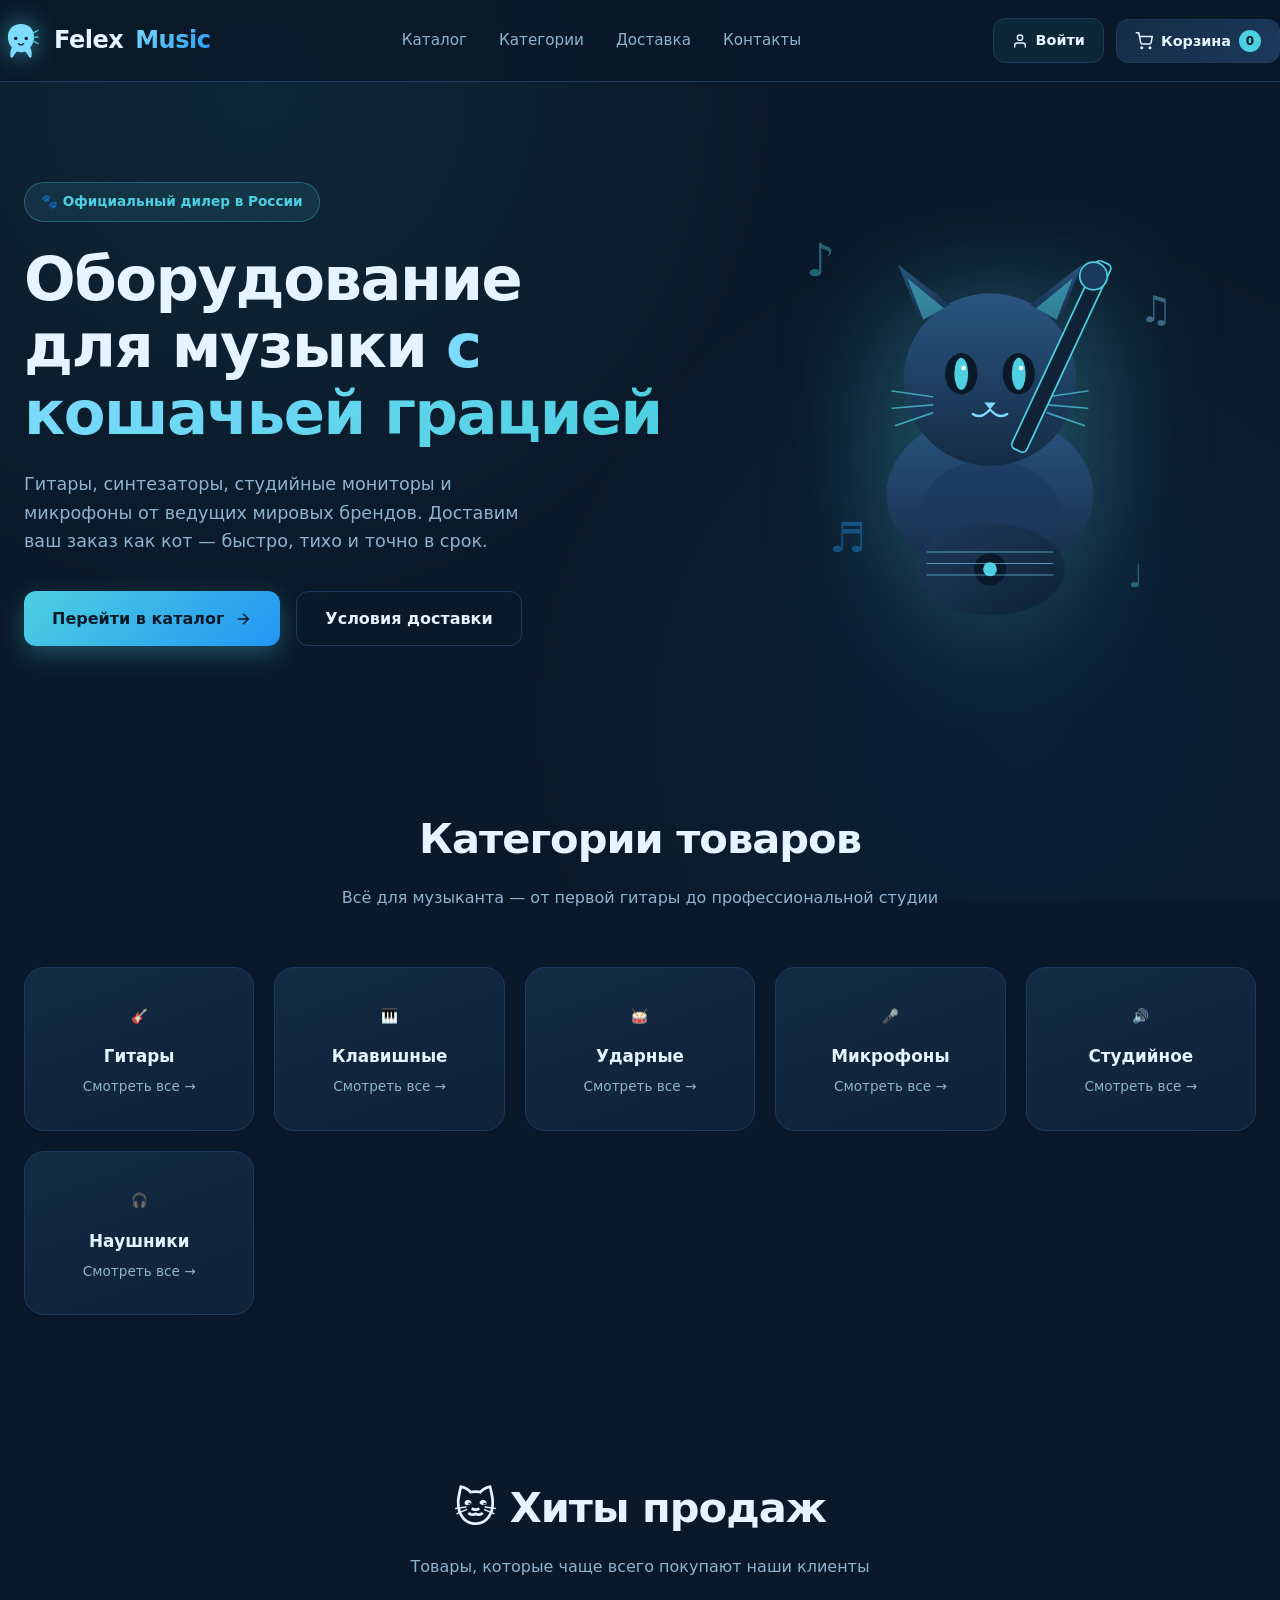
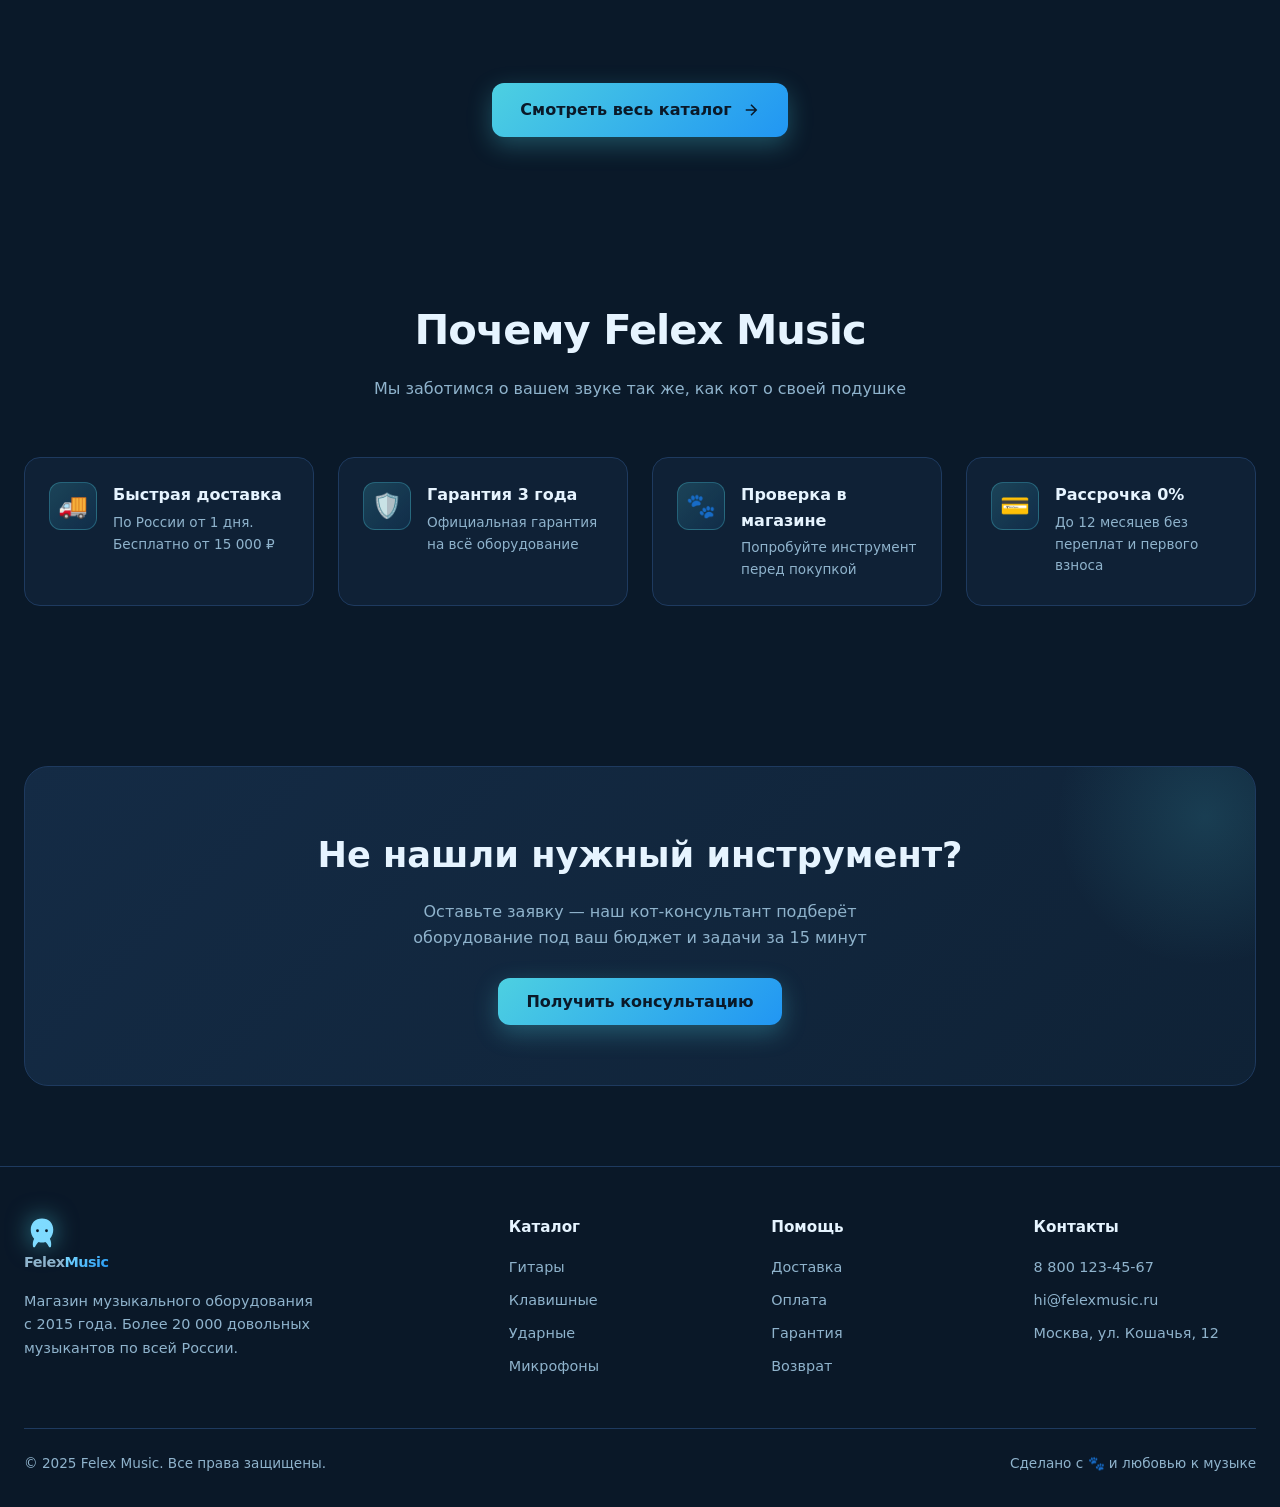
<file: index.html>
<!DOCTYPE html>
<html lang="ru">
<head>
    <meta charset="UTF-8">
    <meta name="viewport" content="width=device-width, initial-scale=1.0">
    <meta name="description" content="Felex Music — интернет-магазин музыкального оборудования.">
    <title>Felex Music — Музыкальное оборудование</title>
    <link rel="stylesheet" href="style.css">
    <link rel="stylesheet" href="cart.css">
    <link rel="stylesheet" href="auth.css">
</head>

<body>

<header>
    <div class="container header-inner">
        <a href="index.html" class="logo">
            <svg class="logo-icon" viewBox="0 0 64 64" fill="none" aria-hidden="true">
                <path d="M32 6 C20 6 12 14 12 26 C12 32 14 37 18 42 C16 46 15 50 16 56 C17 58 19 58 20 56 C22 52 24 50 26 48 C28 49 30 49 32 49 C34 49 36 49 38 48 C40 50 42 52 44 56 C45 58 47 58 48 56 C49 50 48 46 46 42 C50 37 52 32 52 26 C52 14 44 6 32 6 Z" fill="url(#g1)"/>
                <circle cx="24" cy="28" r="2.5" fill="#0a1929"/>
                <circle cx="40" cy="28" r="2.5" fill="#0a1929"/>
                <path d="M28 36 Q32 40 36 36" stroke="#0a1929" stroke-width="2" stroke-linecap="round" fill="none"/>
                <path d="M50 20 L58 16 M50 26 L58 26 M50 32 L58 36" stroke="#4dd0e1" stroke-width="2" stroke-linecap="round"/>
                <defs>
                    <linearGradient id="g1" x1="0" y1="0" x2="64" y2="64">
                        <stop offset="0%" stop-color="#7fdbff"/>
                        <stop offset="100%" stop-color="#2196f3"/>
                    </linearGradient>
                </defs>
            </svg>
            Felex<span>Music</span>
        </a>

        <nav>
            <a href="catalog.html">Каталог</a>
            <a href="index.html#categories">Категории</a>
            <a href="index.html#features">Доставка</a>
            <a href="index.html#contact">Контакты</a>
        </nav>
        <div class="header-actions">
            <div id="authArea"></div>
            <button class="cart-btn" id="cartBtn" type="button">
                <svg width="18" height="18" viewBox="0 0 24 24" fill="none" stroke="currentColor" stroke-width="2" aria-hidden="true">
                    <circle cx="9" cy="21" r="1"/>
                    <circle cx="20" cy="21" r="1"/>
                    <path d="M1 1h4l2.68 13.39a2 2 0 0 0 2 1.61h9.72a2 2 0 0 0 2-1.61L23 6H6"/>
                </svg>
                Корзина
                <span class="cart-count" id="cartCount">0</span>
            </button>
        </div>
    </div>
</header>

<section class="hero">
    <div class="container hero-grid">
        <div class="hero-content">
            <div class="hero-badge">🐾 Официальный дилер в России</div>
            <h1>Оборудование для музыки <em>с кошачьей грацией</em></h1>
            <p>Гитары, синтезаторы, студийные мониторы и микрофоны от ведущих мировых брендов. Доставим ваш заказ как кот — быстро, тихо и точно в срок.</p>
            <div class="hero-actions">
                <a href="catalog.html" class="btn btn-primary">
                    Перейти в каталог
                    <svg width="18" height="18" viewBox="0 0 24 24" fill="none" stroke="currentColor" stroke-width="2" aria-hidden="true">
                        <path d="M5 12h14M12 5l7 7-7 7"/>
                    </svg>
                </a>
                <a href="#features" class="btn btn-ghost">Условия доставки</a>
            </div>
        </div>

        <div class="hero-visual">
            <div class="hero-glow"></div>
            <svg class="cat-orchestra" viewBox="0 0 400 400" fill="none" aria-hidden="true">
                <g opacity="0.4">
                    <text x="40" y="80" font-size="40" fill="#4dd0e1">♪</text>
                    <text x="330" y="120" font-size="32" fill="#7fdbff">♫</text>
                    <text x="60" y="320" font-size="36" fill="#2196f3">♬</text>
                    <text x="320" y="350" font-size="28" fill="#4dd0e1">♩</text>
                </g>
                <ellipse cx="200" cy="270" rx="90" ry="70" fill="url(#catBody)"/>
                <ellipse cx="200" cy="285" rx="60" ry="45" fill="#1a3a5c" opacity="0.6"/>
                <circle cx="200" cy="170" r="75" fill="url(#catBody)"/>
                <path d="M140 120 L120 70 L165 105 Z" fill="url(#catBody)"/>
                <path d="M260 120 L280 70 L235 105 Z" fill="url(#catBody)"/>
                <path d="M142 118 L128 82 L160 108 Z" fill="#4dd0e1" opacity="0.5"/>
                <path d="M258 118 L272 82 L240 108 Z" fill="#4dd0e1" opacity="0.5"/>
                <ellipse cx="175" cy="165" rx="14" ry="18" fill="#0a1929"/>
                <ellipse cx="225" cy="165" rx="14" ry="18" fill="#0a1929"/>
                <ellipse cx="175" cy="165" rx="6" ry="14" fill="#4dd0e1"/>
                <ellipse cx="225" cy="165" rx="6" ry="14" fill="#4dd0e1"/>
                <circle cx="177" cy="160" r="2" fill="#fff"/>
                <circle cx="227" cy="160" r="2" fill="#fff"/>
                <path d="M195 190 L200 196 L205 190 Z" fill="#7fdbff"/>
                <path d="M200 196 Q192 205 185 200 M200 196 Q208 205 215 200" stroke="#7fdbff" stroke-width="2" fill="none" stroke-linecap="round"/>
                <path d="M150 185 L115 180 M150 192 L115 195 M150 199 L118 210" stroke="#4dd0e1" stroke-width="1.5" stroke-linecap="round" opacity="0.7"/>
                <path d="M250 185 L285 180 M250 192 L285 195 M250 199 L282 210" stroke="#4dd0e1" stroke-width="1.5" stroke-linecap="round" opacity="0.7"/>
                <rect x="255" y="60" width="14" height="180" rx="4" fill="#0f2236" stroke="#4dd0e1" stroke-width="1.5" transform="rotate(25 262 150)"/>
                <circle cx="290" cy="80" r="12" fill="#1a3a5c" stroke="#4dd0e1" stroke-width="1.5"/>
                <ellipse cx="160" cy="330" rx="22" ry="16" fill="url(#catBody)"/>
                <ellipse cx="240" cy="330" rx="22" ry="16" fill="url(#catBody)"/>
                <ellipse cx="200" cy="335" rx="65" ry="40" fill="url(#guitarBody)"/>
                <circle cx="200" cy="335" r="14" fill="#0a1929"/>
                <circle cx="200" cy="335" r="6" fill="#4dd0e1"/>
                <line x1="145" y1="320" x2="255" y2="320" stroke="#7fdbff" stroke-width="1" opacity="0.6"/>
                <line x1="145" y1="330" x2="255" y2="330" stroke="#7fdbff" stroke-width="1" opacity="0.6"/>
                <line x1="145" y1="340" x2="255" y2="340" stroke="#7fdbff" stroke-width="1" opacity="0.6"/>
                <defs>
                    <linearGradient id="catBody" x1="0" y1="0" x2="0" y2="1">
                        <stop offset="0%" stop-color="#2a5580"/>
                        <stop offset="100%" stop-color="#142b45"/>
                    </linearGradient>
                    <linearGradient id="guitarBody" x1="0" y1="0" x2="1" y2="1">
                        <stop offset="0%" stop-color="#1c3a5c"/>
                        <stop offset="100%" stop-color="#0f2236"/>
                    </linearGradient>
                </defs>
            </svg>
        </div>
    </div>
</section>

<section id="categories">
    <div class="container">
        <div class="section-header">
            <h2>Категории товаров</h2>
            <p>Всё для музыканта — от первой гитары до профессиональной студии</p>
        </div>

        <div class="categories">
            <a href="catalog.html?category=Гитары" class="category-card">
                <span class="category-icon">🎸</span>
                <h3>Гитары</h3>
                <span>Смотреть все →</span>
            </a>
            <a href="catalog.html?category=Клавишные" class="category-card">
                <span class="category-icon">🎹</span>
                <h3>Клавишные</h3>
                <span>Смотреть все →</span>
            </a>
            <a href="catalog.html?category=Ударные" class="category-card">
                <span class="category-icon">🥁</span>
                <h3>Ударные</h3>
                <span>Смотреть все →</span>
            </a>
            <a href="catalog.html?category=Микрофоны" class="category-card">
                <span class="category-icon">🎤</span>
                <h3>Микрофоны</h3>
                <span>Смотреть все →</span>
            </a>
            <a href="catalog.html?category=Студийное" class="category-card">
                <span class="category-icon">🔊</span>
                <h3>Студийное</h3>
                <span>Смотреть все →</span>
            </a>
            <a href="catalog.html?category=Наушники" class="category-card">
                <span class="category-icon">🎧</span>
                <h3>Наушники</h3>
                <span>Смотреть все →</span>
            </a>
        </div>
    </div>
</section>

<section id="bestsellers">
    <div class="container">
        <div class="section-header">
            <h2>🐱 Хиты продаж</h2>
            <p>Товары, которые чаще всего покупают наши клиенты</p>
        </div>

        <div class="products" id="bestsellersGrid">
    
        </div>

        <div style="text-align:center; margin-top:48px;">
            <a href="catalog.html" class="btn btn-primary">
                Смотреть весь каталог
                <svg width="18" height="18" viewBox="0 0 24 24" fill="none" stroke="currentColor" stroke-width="2" aria-hidden="true">
                    <path d="M5 12h14M12 5l7 7-7 7"/>
                </svg>
            </a>
        </div>
    </div>
</section>

<section id="features">
    <div class="container">
        <div class="section-header">
            <h2>Почему Felex Music</h2>
            <p>Мы заботимся о вашем звуке так же, как кот о своей подушке</p>
        </div>

        <div class="features">
            <div class="feature">
                <div class="feature-icon">🚚</div>
                <div>
                    <h3>Быстрая доставка</h3>
                    <p>По России от 1 дня. Бесплатно от 15 000 ₽</p>
                </div>
            </div>
            <div class="feature">
                <div class="feature-icon">🛡️</div>
                <div>
                    <h3>Гарантия 3 года</h3>
                    <p>Официальная гарантия на всё оборудование</p>
                </div>
            </div>
            <div class="feature">
                <div class="feature-icon">🐾</div>
                <div>
                    <h3>Проверка в магазине</h3>
                    <p>Попробуйте инструмент перед покупкой</p>
                </div>
            </div>
            <div class="feature">
                <div class="feature-icon">💳</div>
                <div>
                    <h3>Рассрочка 0%</h3>
                    <p>До 12 месяцев без переплат и первого взноса</p>
                </div>
            </div>
        </div>
    </div>
</section>

<section id="contact">
    <div class="container">
        <div class="cta">
            <h2>Не нашли нужный инструмент?</h2>
            <p>Оставьте заявку — наш кот-консультант подберёт оборудование под ваш бюджет и задачи за 15 минут</p>
            <button class="btn btn-primary" id="consultBtn" type="button">
                Получить консультацию
            </button>
        </div>
    </div>
</section>

<footer>
    <div class="container">
        <div class="footer-grid">
            <div class="footer-col footer-brand">
                <a href="index.html" class="logo footer-logo">
                    <svg class="logo-icon" viewBox="0 0 64 64" fill="none" aria-hidden="true">
                        <path d="M32 6 C20 6 12 14 12 26 C12 32 14 37 18 42 C16 46 15 50 16 56 C17 58 19 58 20 56 C22 52 24 50 26 48 C28 49 30 49 32 49 C34 49 36 49 38 48 C40 50 42 52 44 56 C45 58 47 58 48 56 C49 50 48 46 46 42 C50 37 52 32 52 26 C52 14 44 6 32 6 Z" fill="url(#g2)"/>
                        <circle cx="24" cy="28" r="2.5" fill="#0a1929"/>
                        <circle cx="40" cy="28" r="2.5" fill="#0a1929"/>
                        <defs>
                            <linearGradient id="g2" x1="0" y1="0" x2="64" y2="64">
                                <stop offset="0%" stop-color="#7fdbff"/>
                                <stop offset="100%" stop-color="#2196f3"/>
                            </linearGradient>
                        </defs>
                    </svg>
                    Felex<span>Music</span>
                </a>
                <p>Магазин музыкального оборудования с 2015 года. Более 20 000 довольных музыкантов по всей России.</p>
            </div>

            <div class="footer-col">
                <h4>Каталог</h4>
                <a href="catalog.html?category=Гитары">Гитары</a>
                <a href="catalog.html?category=Клавишные">Клавишные</a>
                <a href="catalog.html?category=Ударные">Ударные</a>
                <a href="catalog.html?category=Микрофоны">Микрофоны</a>
            </div>

            <div class="footer-col">
                <h4>Помощь</h4>
                <a href="#">Доставка</a>
                <a href="#">Оплата</a>
                <a href="#">Гарантия</a>
                <a href="#">Возврат</a>
            </div>

<div class="cart-modal" id="cartModal" hidden>
    <div class="cart-modal__overlay" data-close></div>
    <aside class="cart-modal__panel" role="dialog" aria-label="Корзина">
        <header class="cart-modal__header">
            <h2>🛒 Корзина</h2>
            <button class="cart-modal__close" data-close aria-label="Закрыть" type="button">×</button>
        </header>
        <div class="cart-modal__body" id="cartItems"></div>
        <footer class="cart-modal__footer">
            <div class="cart-modal__total">
                <span>Итого:</span>
                <strong id="cartTotal">0 ₽</strong>
            </div>
            <button class="btn btn-primary" id="checkoutBtn" type="button">Оформить заказ</button>
            <div class="cart-modal__actions">
                <button class="btn btn-ghost" id="clearCartBtn" type="button">Очистить</button>
                <button class="btn btn-ghost" data-close type="button">Продолжить покупки</button>
            </div>
        </footer>
    </aside>
</div>

<div class="toast" id="toast" role="status" aria-live="polite"></div>

            <div class="footer-col">
                <h4>Контакты</h4>
                <a href="tel:+78001234567">8 800 123-45-67</a>
                <a href="mailto:hi@felexmusic.ru">hi@felexmusic.ru</a>
                <a href="#">Москва, ул. Кошачья, 12</a>
            </div>
        </div>

        <div class="footer-bottom">
            <span>© 2025 Felex Music. Все права защищены.</span>
            <span>Сделано с 🐾 и любовью к музыке</span>
        </div>
    </div>
</footer>

<div class="toast" id="toast" role="status" aria-live="polite"></div>

<script src="products.js"></script>
<script src="script.js"></script>
<script src="auth.js"></script>
<script src="cart.js"></script>
</body>
</html>
</file>
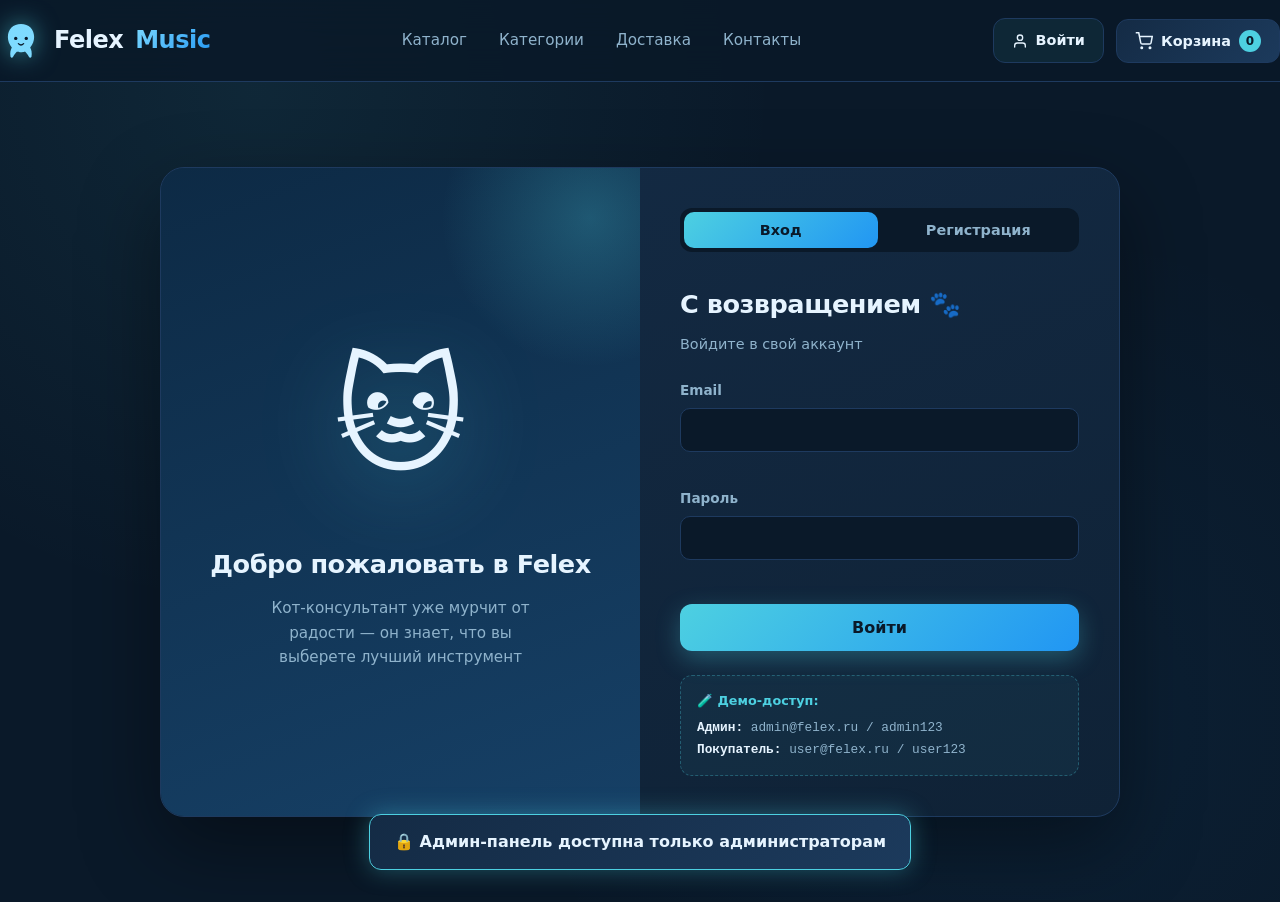
<file: admin.html>
<!DOCTYPE html>
<html lang="ru">
<head>
    <meta charset="UTF-8">
    <meta name="viewport" content="width=device-width, initial-scale=1.0">
    <title>Админ-панель — Felex Music</title>
    <link rel="stylesheet" href="style.css">
    <link rel="stylesheet" href="cart.css">
    <link rel="stylesheet" href="auth.css">
    <link rel="stylesheet" href="admin.css">
</head>
<body>

<header>
    <div class="container header-inner">
        <a href="index.html" class="logo">
            <svg class="logo-icon" viewBox="0 0 64 64" fill="none" aria-hidden="true">
                <path d="M32 6 C20 6 12 14 12 26 C12 32 14 37 18 42 C16 46 15 50 16 56 C17 58 19 58 20 56 C22 52 24 50 26 48 C28 49 30 49 32 49 C34 49 36 49 38 48 C40 50 42 52 44 56 C45 58 47 58 48 56 C49 50 48 46 46 42 C50 37 52 32 52 26 C52 14 44 6 32 6 Z" fill="url(#g1)"/>
                <circle cx="24" cy="28" r="2.5" fill="#0a1929"/>
                <circle cx="40" cy="28" r="2.5" fill="#0a1929"/>
                <defs>
                    <linearGradient id="g1" x1="0" y1="0" x2="64" y2="64">
                        <stop offset="0%" stop-color="#7fdbff"/>
                        <stop offset="100%" stop-color="#2196f3"/>
                    </linearGradient>
                </defs>
            </svg>
            Felex<span>Music</span>
        </a>
        <nav>
            <a href="catalog.html">Каталог</a>
            <a href="admin.html" class="active">Админ-панель</a>
        </nav>
        <div class="header-actions">
            <div id="authArea"></div>
            <button class="cart-btn" id="cartBtn" type="button">
                <svg width="18" height="18" viewBox="0 0 24 24" fill="none" stroke="currentColor" stroke-width="2" aria-hidden="true">
                    <circle cx="9" cy="21" r="1"/><circle cx="20" cy="21" r="1"/>
                    <path d="M1 1h4l2.68 13.39a2 2 0 0 0 2 1.61h9.72a2 2 0 0 0 2-1.61L23 6H6"/>
                </svg>
                Корзина
                <span class="cart-count" id="cartCount">0</span>
            </button>
        </div>
    </div>
</header>

<main class="admin-page">
    <div class="container">
        <div class="admin-header">
            <div>
                <h1>👑 Админ-панель</h1>
                <p>Управление товарами и пользователями</p>
            </div>
            <div class="admin-header__actions">
                <button class="btn btn-ghost" id="resetProductsBtn" type="button">🔄 Сбросить товары</button>
            </div>
        </div>

        <!-- Статистика -->
        <div class="admin-stats">
            <div class="admin-stat">
                <div class="admin-stat__icon">📦</div>
                <div class="admin-stat__value" id="statProducts">0</div>
                <div class="admin-stat__label">Товаров</div>
            </div>
            <div class="admin-stat">
                <div class="admin-stat__icon">👥</div>
                <div class="admin-stat__value" id="statUsers">0</div>
                <div class="admin-stat__label">Пользователей</div>
            </div>
            <div class="admin-stat">
                <div class="admin-stat__icon">⭐</div>
                <div class="admin-stat__value" id="statBestsellers">0</div>
                <div class="admin-stat__label">Хитов продаж</div>
            </div>
            <div class="admin-stat">
                <div class="admin-stat__icon">👑</div>
                <div class="admin-stat__value" id="statAdmins">0</div>
                <div class="admin-stat__label">Админов</div>
            </div>
        </div>

        <!-- Табы -->
        <div class="admin-tabs">
            <button class="admin-tab active" data-tab="products" type="button">📦 Товары</button>
            <button class="admin-tab" data-tab="users" type="button">👥 Пользователи</button>
        </div>

        <!-- ==== ТОВАРЫ ==== -->
        <div class="admin-panel active" id="productsPanel">
            <div class="admin-toolbar">
                <input type="text" class="filter-input" id="adminSearch" placeholder="Поиск по названию...">
                <button class="btn btn-primary" id="addProductBtn" type="button">➕ Добавить товар</button>
            </div>

            <div class="admin-table-wrap">
                <table class="admin-table">
                    <thead>
                        <tr>
                            <th>ID</th>
                            <th>Фото</th>
                            <th>Название</th>
                            <th>Категория</th>
                            <th>Цена</th>
                            <th>Хит</th>
                            <th>Действия</th>
                        </tr>
                    </thead>
                    <tbody id="productsTableBody"></tbody>
                </table>
            </div>
        </div>

        <!-- ==== ПОЛЬЗОВАТЕЛИ ==== -->
        <div class="admin-panel" id="usersPanel">
            <div class="admin-table-wrap">
                <table class="admin-table">
                    <thead>
                        <tr>
                            <th>ID</th>
                            <th>Имя</th>
                            <th>Email</th>
                            <th>Роль</th>
                            <th>Регистрация</th>
                            <th>Действия</th>
                        </tr>
                    </thead>
                    <tbody id="usersTableBody"></tbody>
                </table>
            </div>
        </div>
    </div>
</main>

<!-- ===== МОДАЛКА ТОВАРА ===== -->
<div class="admin-modal" id="productModal" hidden>
    <div class="admin-modal__overlay" data-close></div>
    <div class="admin-modal__panel">
        <header class="admin-modal__header">
            <h2 id="productModalTitle">Добавить товар</h2>
            <button class="cart-modal__close" data-close type="button" aria-label="Закрыть">×</button>
        </header>
        <form class="admin-modal__body" id="productForm">
            <div class="admin-form-grid">
                <div class="auth-field">
                    <label>Название *</label>
                    <input type="text" name="title" required>
                </div>
                <div class="auth-field">
                    <label>Бренд *</label>
                    <input type="text" name="brand" required>
                </div>
                <div class="auth-field">
                    <label>Категория *</label>
                    <select name="category" required>
                        <option value="">Выберите...</option>
                        <option>Гитары</option>
                        <option>Клавишные</option>
                        <option>Ударные</option>
                        <option>Микрофоны</option>
                        <option>Студийное</option>
                        <option>Наушники</option>
                    </select>
                </div>
                <div class="auth-field">
                    <label>Эмодзи</label>
                    <input type="text" name="emoji" maxlength="2" placeholder="🎸">
                </div>
                <div class="auth-field">
                    <label>Цена, ₽ *</label>
                    <input type="number" name="price" min="0" required>
                </div>
                <div class="auth-field">
                    <label>Старая цена, ₽</label>
                    <input type="number" name="oldPrice" min="0">
                </div>
                <div class="auth-field admin-form-grid__full">
                    <label>URL изображения</label>
                    <input type="text" name="image" placeholder="images/products/name.jpg">
                </div>
                <div class="auth-field admin-form-grid__full">
                    <label>Краткое описание *</label>
                    <input type="text" name="desc" required maxlength="120">
                </div>
                <div class="auth-field admin-form-grid__full">
                    <label>Полное описание</label>
                    <textarea name="longDesc" rows="3"></textarea>
                </div>
                <div class="auth-field">
                    <label>Бейдж</label>
                    <select name="badge">
                        <option value="">Без бейджа</option>
                        <option value="hit">Хит</option>
                        <option value="new">Новинка</option>
                    </select>
                </div>
                <div class="auth-field">
                    <label>Хит продаж?</label>
                    <label class="filter-radio" style="padding:0;">
                        <input type="checkbox" name="bestseller">
                        <span>Показывать на главной</span>
                    </label>
                </div>
            </div>
            <div class="admin-modal__footer">
                <button type="button" class="btn btn-ghost" data-close>Отмена</button>
                <button type="submit" class="btn btn-primary">Сохранить</button>
            </div>
        </form>
    </div>
</div>

<!-- ===== МОДАЛКА КОРЗИНЫ (нужна для cart.js) ===== -->
<div class="cart-modal" id="cartModal" hidden>
    <div class="cart-modal__overlay" data-close></div>
    <aside class="cart-modal__panel" role="dialog" aria-label="Корзина">
        <header class="cart-modal__header">
            <h2>🛒 Корзина</h2>
            <button class="cart-modal__close" data-close aria-label="Закрыть" type="button">×</button>
        </header>
        <div class="cart-modal__body" id="cartItems"></div>
        <footer class="cart-modal__footer">
            <div class="cart-modal__total"><span>Итого:</span><strong id="cartTotal">0 ₽</strong></div>
            <button class="btn btn-primary" id="checkoutBtn" type="button">Оформить заказ</button>
            <div class="cart-modal__actions">
                <button class="btn btn-ghost" id="clearCartBtn" type="button">Очистить</button>
                <button class="btn btn-ghost" data-close type="button">Продолжить</button>
            </div>
        </footer>
    </aside>
</div>

<div class="toast" id="toast" role="status" aria-live="polite"></div>

<script src="products.js"></script>
<script src="cart.js"></script>
<script src="auth.js"></script>
<script src="admin.js"></script>
</body>
</html>
</file>
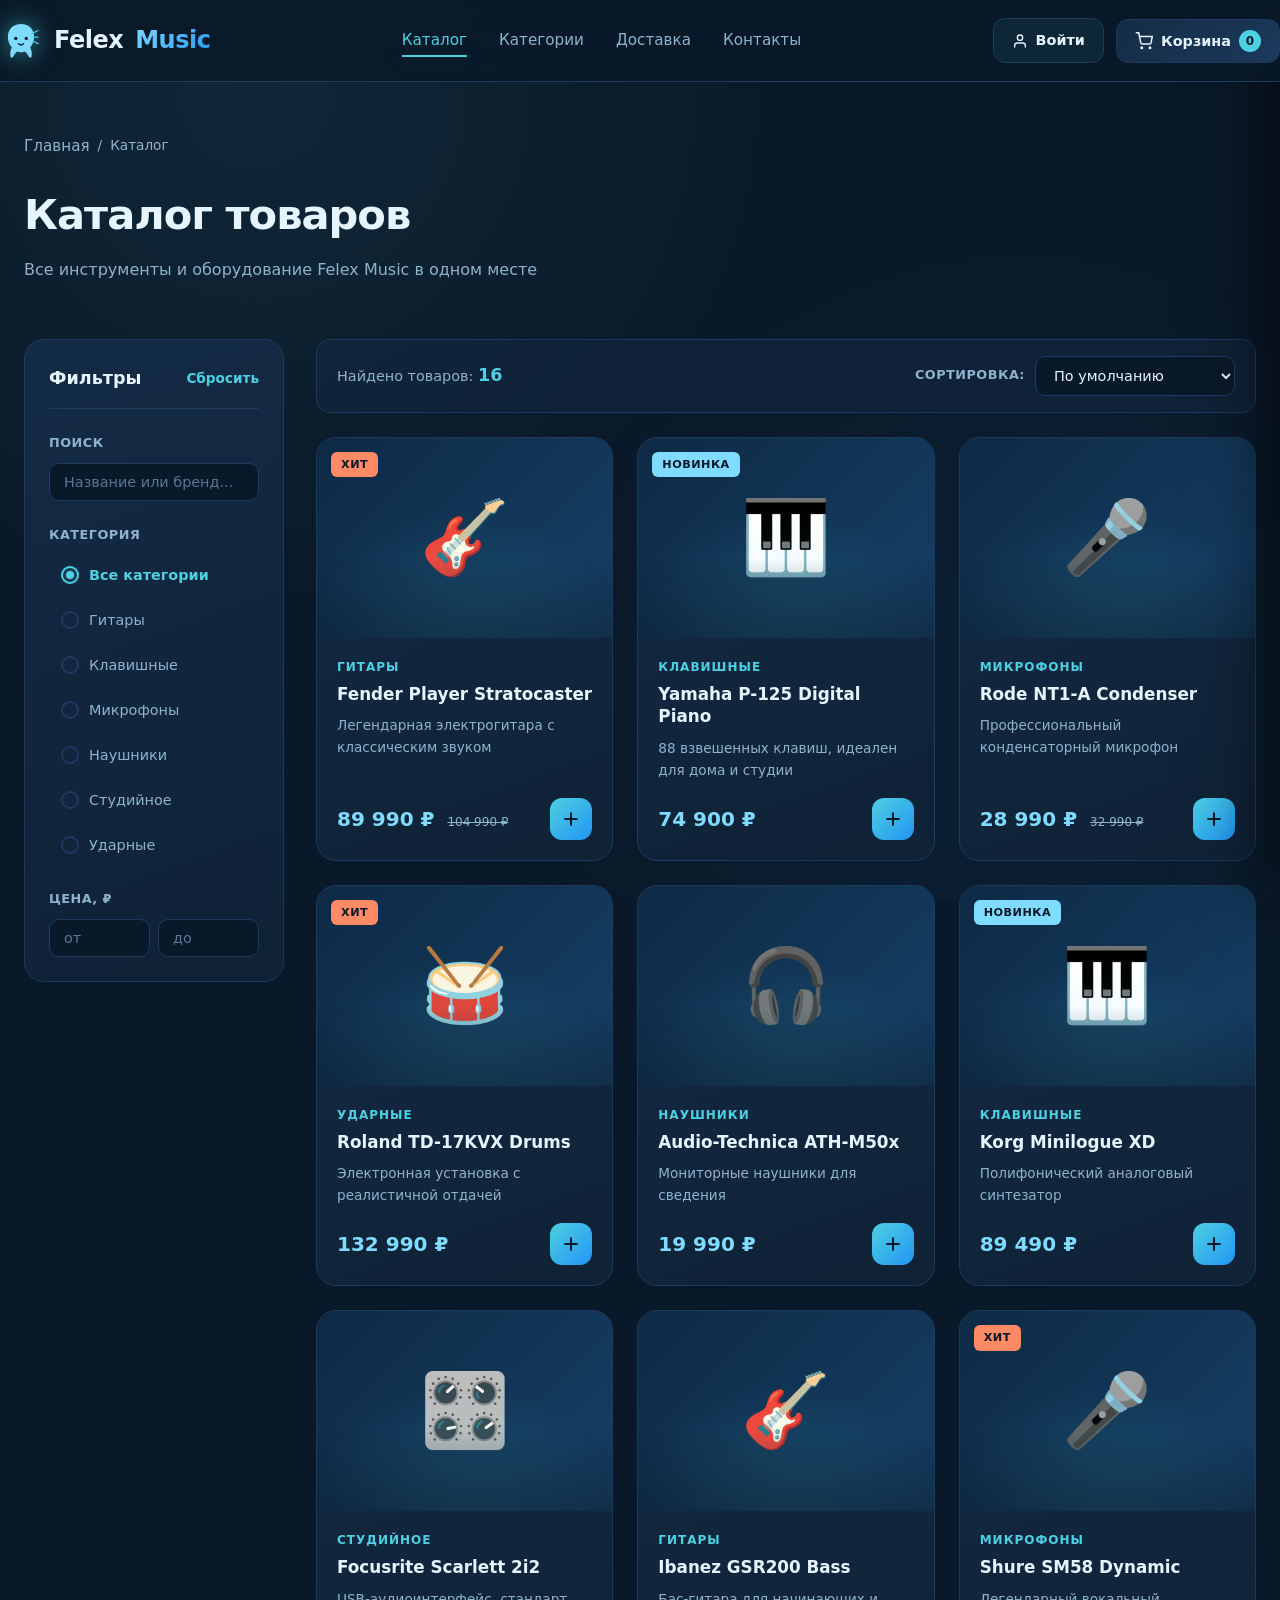
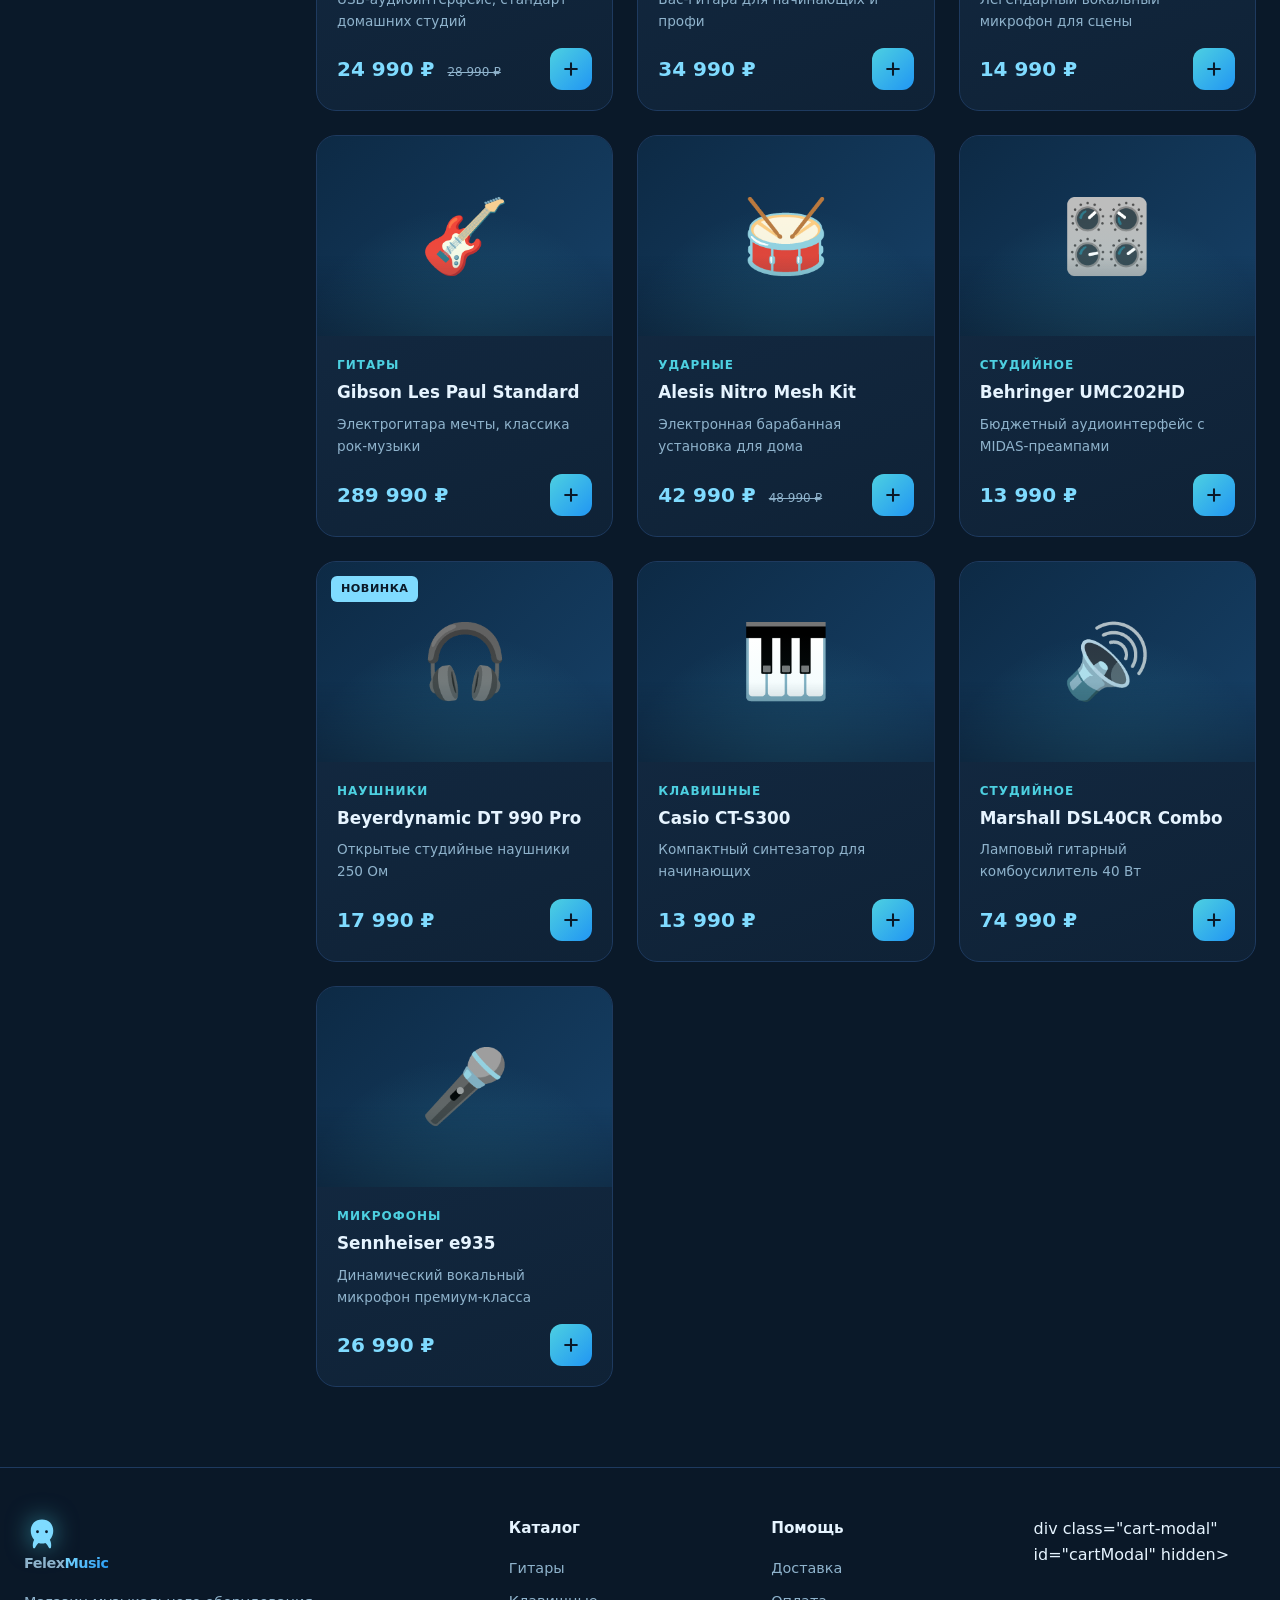
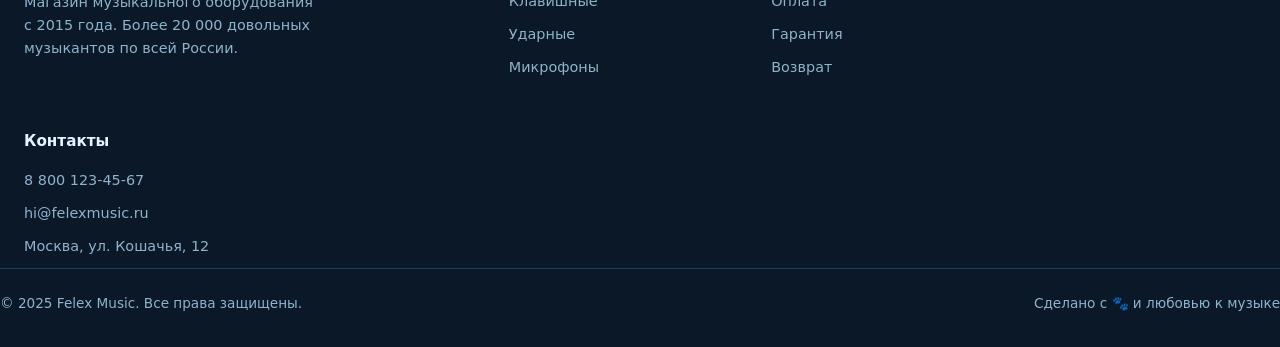
<file: catalog.html>
<!DOCTYPE html>
<html lang="ru">
<head>
    <meta charset="UTF-8">
    <meta name="viewport" content="width=device-width, initial-scale=1.0">
    <meta name="description" content="Каталог музыкального оборудования Felex Music — гитары, синтезаторы, микрофоны, ударные.">
    <title>Каталог — Felex Music</title>
    <link rel="stylesheet" href="style.css">
    <link rel="stylesheet" href="cart.css">
    <link rel="stylesheet" href="catalog.css">
    <link rel="stylesheet" href="auth.css">
</head>
<body>

<!-- ===== ШАПКА (та же) ===== -->
<header>
    <div class="container header-inner">
        <a href="index.html" class="logo">
            <svg class="logo-icon" viewBox="0 0 64 64" fill="none" aria-hidden="true">
                <path d="M32 6 C20 6 12 14 12 26 C12 32 14 37 18 42 C16 46 15 50 16 56 C17 58 19 58 20 56 C22 52 24 50 26 48 C28 49 30 49 32 49 C34 49 36 49 38 48 C40 50 42 52 44 56 C45 58 47 58 48 56 C49 50 48 46 46 42 C50 37 52 32 52 26 C52 14 44 6 32 6 Z" fill="url(#g1)"/>
                <circle cx="24" cy="28" r="2.5" fill="#0a1929"/>
                <circle cx="40" cy="28" r="2.5" fill="#0a1929"/>
                <path d="M28 36 Q32 40 36 36" stroke="#0a1929" stroke-width="2" stroke-linecap="round" fill="none"/>
                <path d="M50 20 L58 16 M50 26 L58 26 M50 32 L58 36" stroke="#4dd0e1" stroke-width="2" stroke-linecap="round"/>
                <defs>
                    <linearGradient id="g1" x1="0" y1="0" x2="64" y2="64">
                        <stop offset="0%" stop-color="#7fdbff"/>
                        <stop offset="100%" stop-color="#2196f3"/>
                    </linearGradient>
                </defs>
            </svg>
            Felex<span>Music</span>
        </a>

        <nav>
            <a href="catalog.html" class="active">Каталог</a>
            <a href="index.html#categories">Категории</a>
            <a href="index.html#features">Доставка</a>
            <a href="index.html#contact">Контакты</a>
        </nav>
        <div class="header-actions">
        <div id="authArea"></div>
        <button class="cart-btn" id="cartBtn" type="button">
            <svg width="18" height="18" viewBox="0 0 24 24" fill="none" stroke="currentColor" stroke-width="2" aria-hidden="true">
                <circle cx="9" cy="21" r="1"/>
                <circle cx="20" cy="21" r="1"/>
                <path d="M1 1h4l2.68 13.39a2 2 0 0 0 2 1.61h9.72a2 2 0 0 0 2-1.61L23 6H6"/>
            </svg>
            Корзина
            <span class="cart-count" id="cartCount">0</span>
        </button>
        </div>
    </div>
</header>

<!-- ===== ЗАГОЛОВОК КАТАЛОГА ===== -->
<section class="catalog-hero">
    <div class="container">
        <nav class="breadcrumbs" aria-label="Хлебные крошки">
            <a href="index.html">Главная</a>
            <span>/</span>
            <span>Каталог</span>
        </nav>
        <h1>Каталог товаров</h1>
        <p>Все инструменты и оборудование Felex Music в одном месте</p>
    </div>
</section>

<!-- ===== ФИЛЬТРЫ + СЕТКА ===== -->
<section class="catalog-section">
    <div class="container">
        <div class="catalog-layout">

            <!-- --- БОКОВАЯ ПАНЕЛЬ ФИЛЬТРОВ --- -->
            <aside class="filters" id="filters">
                <div class="filters-header">
                    <h3>Фильтры</h3>
                    <button class="filters-reset" id="resetFilters" type="button">Сбросить</button>
                </div>

                <!-- Поиск -->
                <div class="filter-group">
                    <label for="searchInput" class="filter-label">Поиск</label>
                    <input
                        type="text"
                        id="searchInput"
                        class="filter-input"
                        placeholder="Название или бренд..."
                        autocomplete="off"
                    >
                </div>

                <!-- Категории -->
                <div class="filter-group">
                    <div class="filter-label">Категория</div>
                    <div class="filter-options" id="categoryOptions">
                        <label class="filter-radio">
                            <input type="radio" name="category" value="" checked>
                            <span>Все категории</span>
                        </label>
                        <!-- Категории рендерятся через JS -->
                    </div>
                </div>

                <!-- Цена -->
                <div class="filter-group">
                    <div class="filter-label">Цена, ₽</div>
                    <div class="filter-price-row">
                        <input type="number" id="priceMin" class="filter-input" placeholder="от" min="0">
                        <input type="number" id="priceMax" class="filter-input" placeholder="до" min="0">
                    </div>
                </div>
            </aside>

            <!-- --- СЕТКА ТОВАРОВ --- -->
            <div class="catalog-main">
                <div class="catalog-toolbar">
                    <div class="catalog-count">
                        Найдено товаров: <strong id="resultsCount">0</strong>
                    </div>

                    <div class="catalog-sort">
                        <label for="sortSelect" class="filter-label">Сортировка:</label>
                        <select id="sortSelect" class="filter-input">
                            <option value="default">По умолчанию</option>
                            <option value="price-asc">Сначала дешёвые</option>
                            <option value="price-desc">Сначала дорогие</option>
                            <option value="name-asc">По названию (А–Я)</option>
                            <option value="name-desc">По названию (Я–А)</option>
                        </select>
                    </div>
                </div>

                <div class="products" id="catalogGrid"></div>

                <!-- Заглушка, если ничего не найдено -->
                <div class="catalog-empty" id="catalogEmpty" hidden>
                    <div class="catalog-empty-icon">🐱</div>
                    <h3>Ничего не нашлось</h3>
                    <p>Попробуйте изменить фильтры или сбросить их</p>
                    <button class="btn btn-primary" id="emptyResetBtn" type="button">Сбросить фильтры</button>
                </div>
            </div>

        </div>
    </div>
</section>

<!-- ===== ПОДВАЛ (тот же) ===== -->
<footer>
    <div class="container">
        <div class="footer-grid">
            <div class="footer-col footer-brand">
                <a href="index.html" class="logo footer-logo">
                    <svg class="logo-icon" viewBox="0 0 64 64" fill="none" aria-hidden="true">
                        <path d="M32 6 C20 6 12 14 12 26 C12 32 14 37 18 42 C16 46 15 50 16 56 C17 58 19 58 20 56 C22 52 24 50 26 48 C28 49 30 49 32 49 C34 49 36 49 38 48 C40 50 42 52 44 56 C45 58 47 58 48 56 C49 50 48 46 46 42 C50 37 52 32 52 26 C52 14 44 6 32 6 Z" fill="url(#g2)"/>
                        <circle cx="24" cy="28" r="2.5" fill="#0a1929"/>
                        <circle cx="40" cy="28" r="2.5" fill="#0a1929"/>
                        <defs>
                            <linearGradient id="g2" x1="0" y1="0" x2="64" y2="64">
                                <stop offset="0%" stop-color="#7fdbff"/>
                                <stop offset="100%" stop-color="#2196f3"/>
                            </linearGradient>
                        </defs>
                    </svg>
                    Felex<span>Music</span>
                </a>
                <p>Магазин музыкального оборудования с 2015 года. Более 20 000 довольных музыкантов по всей России.</p>
            </div>

            <div class="footer-col">
                <h4>Каталог</h4>
                <a href="catalog.html?category=Гитары">Гитары</a>
                <a href="catalog.html?category=Клавишные">Клавишные</a>
                <a href="catalog.html?category=Ударные">Ударные</a>
                <a href="catalog.html?category=Микрофоны">Микрофоны</a>
            </div>

            <div class="footer-col">
                <h4>Помощь</h4>
                <a href="#">Доставка</a>
                <a href="#">Оплата</a>
                <a href="#">Гарантия</a>
                <a href="#">Возврат</a>
            </div>

            div class="cart-modal" id="cartModal" hidden>
    <div class="cart-modal__overlay" data-close></div>
    <aside class="cart-modal__panel" role="dialog" aria-label="Корзина">
        <header class="cart-modal__header">
            <h2>🛒 Корзина</h2>
            <button class="cart-modal__close" data-close aria-label="Закрыть" type="button">×</button>
        </header>
        <div class="cart-modal__body" id="cartItems"></div>
        <footer class="cart-modal__footer">
            <div class="cart-modal__total">
                <span>Итого:</span>
                <strong id="cartTotal">0 ₽</strong>
            </div>
            <button class="btn btn-primary" id="checkoutBtn" type="button">Оформить заказ</button>
            <div class="cart-modal__actions">
                <button class="btn btn-ghost" id="clearCartBtn" type="button">Очистить</button>
                <button class="btn btn-ghost" data-close type="button">Продолжить покупки</button>
            </div>
        </footer>
    </aside>
</div>


            <div class="footer-col">
                <h4>Контакты</h4>
                <a href="tel:+78001234567">8 800 123-45-67</a>
                <a href="mailto:hi@felexmusic.ru">hi@felexmusic.ru</a>
                <a href="#">Москва, ул. Кошачья, 12</a>
            </div>
        </div>

        <div class="footer-bottom">
            <span>© 2025 Felex Music. Все права защищены.</span>
            <span>Сделано с 🐾 и любовью к музыке</span>
        </div>
    </div>
</footer>

<div class="toast" id="toast" role="status" aria-live="polite"></div>

<script src="products.js"></script>
<script src="catalog.js"></script>
<script src="auth.js"></script>
<script src="cart.js"></script>
</body>
</html>
</file>
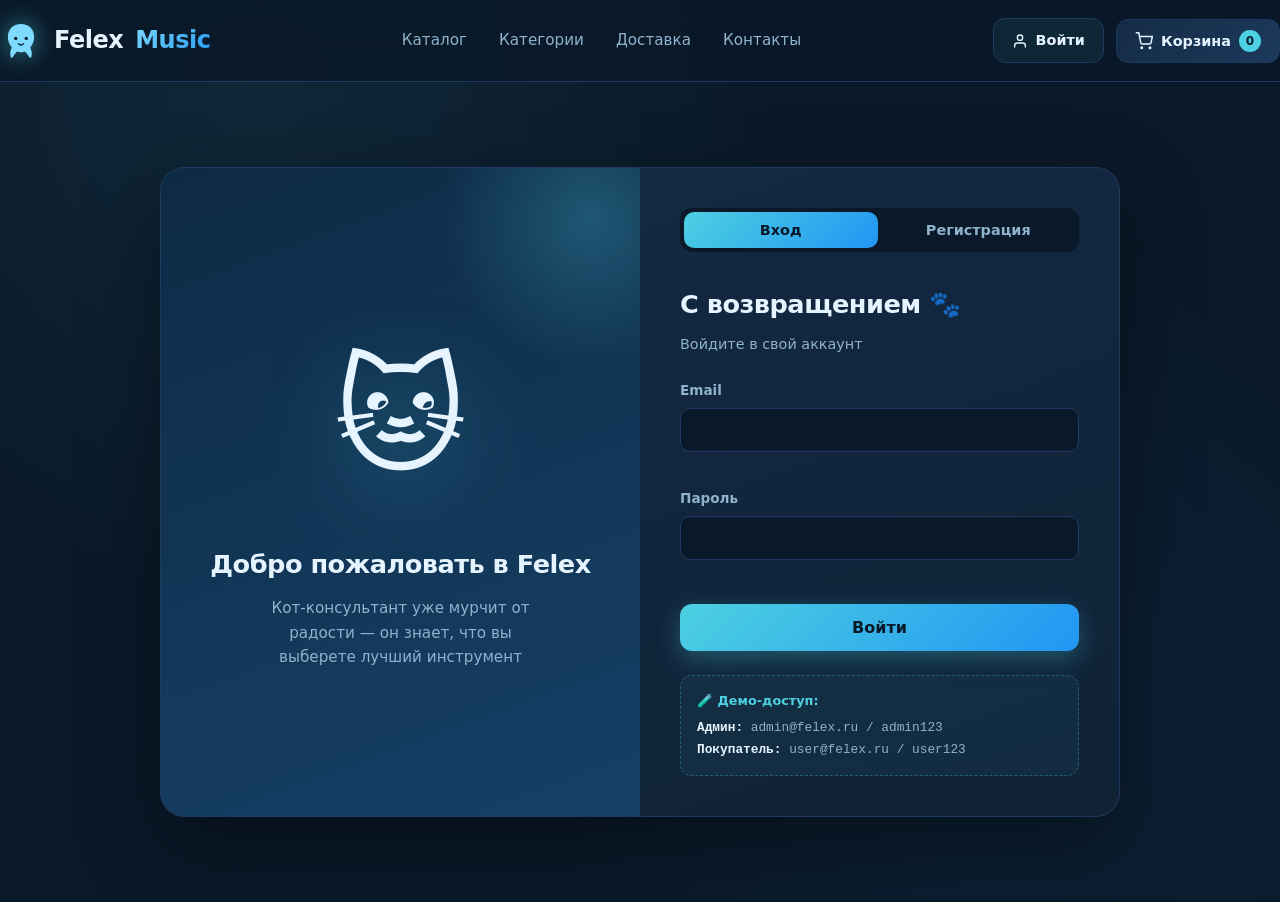
<file: login.html>
<!DOCTYPE html>
<html lang="ru">
<head>
    <meta charset="UTF-8">
    <meta name="viewport" content="width=device-width, initial-scale=1.0">
    <title>Вход — Felex Music</title>
    <link rel="stylesheet" href="style.css">
    <link rel="stylesheet" href="cart.css">
    <link rel="stylesheet" href="auth.css">
</head>
<body>

<header>
    <div class="container header-inner">
        <a href="index.html" class="logo">
            <svg class="logo-icon" viewBox="0 0 64 64" fill="none" aria-hidden="true">
                <path d="M32 6 C20 6 12 14 12 26 C12 32 14 37 18 42 C16 46 15 50 16 56 C17 58 19 58 20 56 C22 52 24 50 26 48 C28 49 30 49 32 49 C34 49 36 49 38 48 C40 50 42 52 44 56 C45 58 47 58 48 56 C49 50 48 46 46 42 C50 37 52 32 52 26 C52 14 44 6 32 6 Z" fill="url(#g1)"/>
                <circle cx="24" cy="28" r="2.5" fill="#0a1929"/>
                <circle cx="40" cy="28" r="2.5" fill="#0a1929"/>
                <path d="M28 36 Q32 40 36 36" stroke="#0a1929" stroke-width="2" stroke-linecap="round" fill="none"/>
                <defs>
                    <linearGradient id="g1" x1="0" y1="0" x2="64" y2="64">
                        <stop offset="0%" stop-color="#7fdbff"/>
                        <stop offset="100%" stop-color="#2196f3"/>
                    </linearGradient>
                </defs>
            </svg>
            Felex<span>Music</span>
        </a>
        <nav>
            <a href="catalog.html">Каталог</a>
            <a href="index.html#categories">Категории</a>
            <a href="index.html#features">Доставка</a>
            <a href="index.html#contact">Контакты</a>
        </nav>
        <div class="header-actions">
            <div id="authArea"></div>
            <button class="cart-btn" id="cartBtn" type="button">
                <svg width="18" height="18" viewBox="0 0 24 24" fill="none" stroke="currentColor" stroke-width="2" aria-hidden="true">
                    <circle cx="9" cy="21" r="1"/>
                    <circle cx="20" cy="21" r="1"/>
                    <path d="M1 1h4l2.68 13.39a2 2 0 0 0 2 1.61h9.72a2 2 0 0 0 2-1.61L23 6H6"/>
                </svg>
                Корзина
                <span class="cart-count" id="cartCount">0</span>
            </button>
        </div>
    </div>
</header>

<main class="auth-page">
    <div class="auth-card">
        <div class="auth-card__visual">
            <div class="auth-card__cat">🐱</div>
            <h2>Добро пожаловать в Felex</h2>
            <p>Кот-консультант уже мурчит от радости — он знает, что вы выберете лучший инструмент</p>
        </div>

        <div class="auth-card__content">
            <div class="auth-tabs">
                <button class="auth-tab active" data-tab="login" type="button">Вход</button>
                <button class="auth-tab" data-tab="register" type="button">Регистрация</button>
            </div>

            <!-- Форма входа -->
            <form class="auth-form" id="loginForm" novalidate>
                <h1>С возвращением 🐾</h1>
                <p class="auth-form__subtitle">Войдите в свой аккаунт</p>

                <div class="auth-field">
                    <label for="loginEmail">Email</label>
                    <input type="email" id="loginEmail" name="email" autocomplete="email" required>
                    <span class="auth-field__error" data-error-for="loginEmail"></span>
                </div>

                <div class="auth-field">
                    <label for="loginPassword">Пароль</label>
                    <input type="password" id="loginPassword" name="password" autocomplete="current-password" required>
                    <span class="auth-field__error" data-error-for="loginPassword"></span>
                </div>

                <div class="auth-form__error" id="loginError" hidden></div>
                <button type="submit" class="btn btn-primary auth-submit">Войти</button>
            </form>

            <!-- Форма регистрации -->
            <form class="auth-form" id="registerForm" hidden novalidate>
                <h1>Создать аккаунт 🐱</h1>
                <p class="auth-form__subtitle">Присоединяйтесь к клубу музыкантов</p>

                <div class="auth-field">
                    <label for="regName">Имя</label>
                    <input type="text" id="regName" name="name" autocomplete="name" required>
                    <span class="auth-field__error" data-error-for="regName"></span>
                </div>

                <div class="auth-field">
                    <label for="regEmail">Email</label>
                    <input type="email" id="regEmail" name="email" autocomplete="email" required>
                    <span class="auth-field__error" data-error-for="regEmail"></span>
                </div>

                <div class="auth-field">
                    <label for="regPassword">Пароль</label>
                    <input type="password" id="regPassword" name="password" autocomplete="new-password" required minlength="6">
                    <span class="auth-field__error" data-error-for="regPassword"></span>
                </div>

                <div class="auth-field">
                    <label for="regPassword2">Повторите пароль</label>
                    <input type="password" id="regPassword2" name="password2" autocomplete="new-password" required>
                    <span class="auth-field__error" data-error-for="regPassword2"></span>
                </div>

                <div class="auth-form__error" id="registerError" hidden></div>
                <button type="submit" class="btn btn-primary auth-submit">Зарегистрироваться</button>
            </form>

            <div class="auth-hint">
                <div class="auth-hint__title">🧪 Демо-доступ:</div>
                <div class="auth-hint__row"><strong>Админ:</strong> admin@felex.ru / admin123</div>
                <div class="auth-hint__row"><strong>Покупатель:</strong> user@felex.ru / user123</div>
            </div>
        </div>
    </div>
</main>

<div class="toast" id="toast" role="status" aria-live="polite"></div>

<script src="products.js"></script>
<script src="cart.js"></script>
<script src="auth.js"></script>
<script src="login.js"></script>
</body>
</html>
</file>
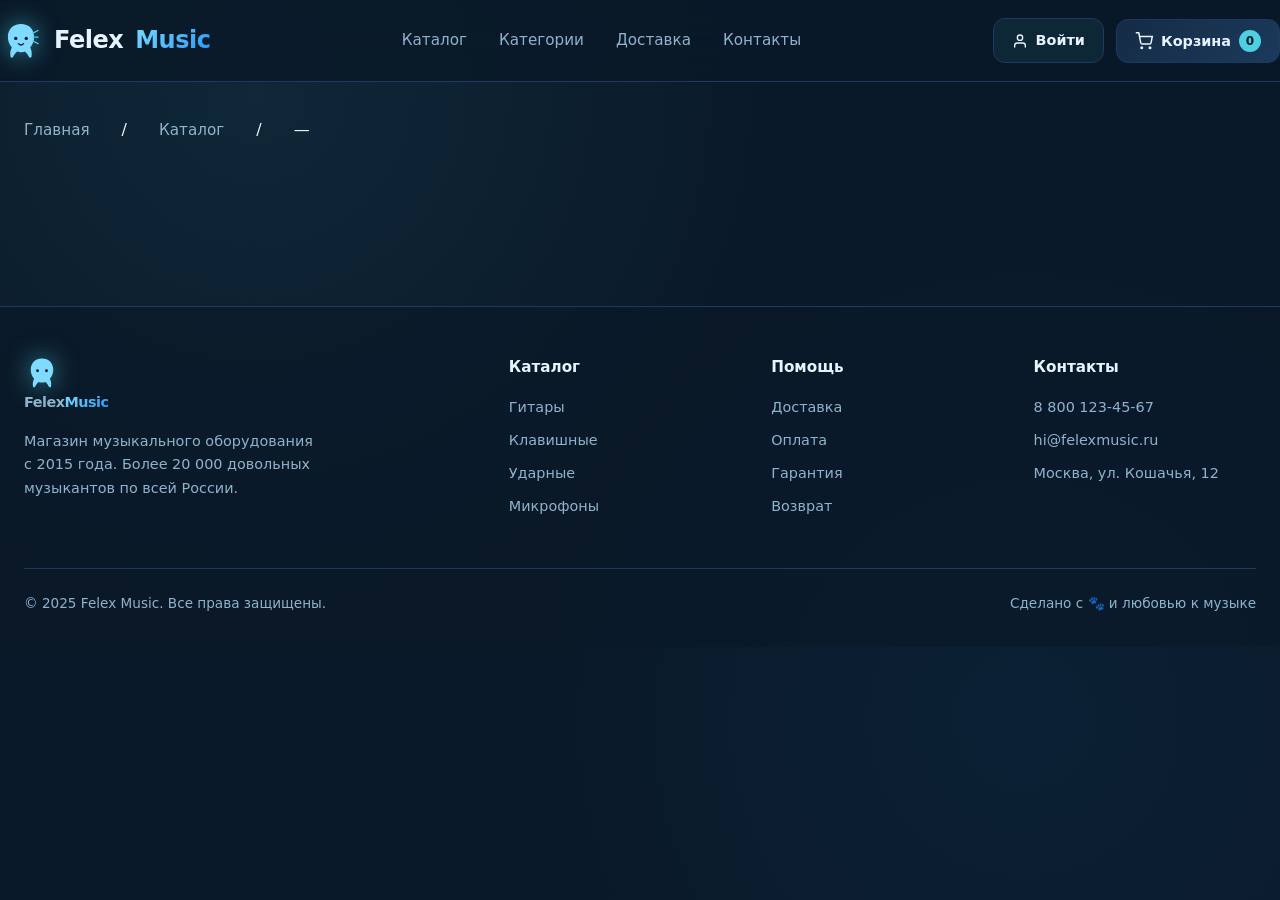
<file: product.html>
<!DOCTYPE html>
<html lang="ru">
<head>
    <meta charset="UTF-8">
    <meta name="viewport" content="width=device-width, initial-scale=1.0">
    <title>Товар — Felex Music</title>
    <link rel="stylesheet" href="style.css">
    <link rel="stylesheet" href="cart.css">
    <link rel="stylesheet" href="product.css">
    <link rel="stylesheet" href="auth.css">  
</head>
<body>

<!-- ===== ШАПКА (тот же) ===== -->
<header>
    <div class="container header-inner">
        <a href="index.html" class="logo">
            <svg class="logo-icon" viewBox="0 0 64 64" fill="none" aria-hidden="true">
                <path d="M32 6 C20 6 12 14 12 26 C12 32 14 37 18 42 C16 46 15 50 16 56 C17 58 19 58 20 56 C22 52 24 50 26 48 C28 49 30 49 32 49 C34 49 36 49 38 48 C40 50 42 52 44 56 C45 58 47 58 48 56 C49 50 48 46 46 42 C50 37 52 32 52 26 C52 14 44 6 32 6 Z" fill="url(#g1)"/>
                <circle cx="24" cy="28" r="2.5" fill="#0a1929"/>
                <circle cx="40" cy="28" r="2.5" fill="#0a1929"/>
                <path d="M28 36 Q32 40 36 36" stroke="#0a1929" stroke-width="2" stroke-linecap="round" fill="none"/>
                <path d="M50 20 L58 16 M50 26 L58 26 M50 32 L58 36" stroke="#4dd0e1" stroke-width="2" stroke-linecap="round"/>
                <defs>
                    <linearGradient id="g1" x1="0" y1="0" x2="64" y2="64">
                        <stop offset="0%" stop-color="#7fdbff"/>
                        <stop offset="100%" stop-color="#2196f3"/>
                    </linearGradient>
                </defs>
            </svg>
            Felex<span>Music</span>
        </a>

        <nav>
            <a href="catalog.html">Каталог</a>
            <a href="index.html#categories">Категории</a>
            <a href="index.html#features">Доставка</a>
            <a href="index.html#contact">Контакты</a>
        </nav>
        <div class="header-actions">
        <div id="authArea"></div>
        <button class="cart-btn" id="cartBtn" type="button">
            <svg width="18" height="18" viewBox="0 0 24 24" fill="none" stroke="currentColor" stroke-width="2" aria-hidden="true">
                <circle cx="9" cy="21" r="1"/>
                <circle cx="20" cy="21" r="1"/>
                <path d="M1 1h4l2.68 13.39a2 2 0 0 0 2 1.61h9.72a2 2 0 0 0 2-1.61L23 6H6"/>
            </svg>
            Корзина
            <span class="cart-count" id="cartCount">0</span>
        </button>
        </div>
    </div>
</header>

<!-- ===== КОНТЕНТ ТОВАРА ===== -->
<section class="product-page" id="productPage">
    <div class="container">
        <nav class="breadcrumbs" aria-label="Хлебные крошки">
            <a href="index.html">Главная</a>
            <span>/</span>
            <a href="catalog.html">Каталог</a>
            <span>/</span>
            <span id="breadcrumbCategory">—</span>
        </nav>

        <!-- Содержимое товара рендерится через JS -->
        <div class="product-layout" id="productContent"></div>

        <!-- Похожие товары -->
        <div class="related-section" id="relatedSection" hidden>
            <div class="section-header">
                <h2>Похожие товары</h2>
                <p>Из той же категории — присмотритесь 🐾</p>
            </div>
            <div class="products" id="relatedGrid"></div>
        </div>

        <!-- Не найдено -->
        <div class="product-not-found" id="productNotFound" hidden>
            <div class="cart-empty__icon">🙀</div>
            <h2>Товар не найден</h2>
            <p>Возможно, ссылка устарела или содержит ошибку</p>
            <a href="catalog.html" class="btn btn-primary">Перейти в каталог</a>
        </div>
    </div>
</section>

<!-- ===== ПОДВАЛ (тот же) ===== -->
<footer>
    <div class="container">
        <div class="footer-grid">
            <div class="footer-col footer-brand">
                <a href="index.html" class="logo footer-logo">
                    <svg class="logo-icon" viewBox="0 0 64 64" fill="none" aria-hidden="true">
                        <path d="M32 6 C20 6 12 14 12 26 C12 32 14 37 18 42 C16 46 15 50 16 56 C17 58 19 58 20 56 C22 52 24 50 26 48 C28 49 30 49 32 49 C34 49 36 49 38 48 C40 50 42 52 44 56 C45 58 47 58 48 56 C49 50 48 46 46 42 C50 37 52 32 52 26 C52 14 44 6 32 6 Z" fill="url(#g2)"/>
                        <circle cx="24" cy="28" r="2.5" fill="#0a1929"/>
                        <circle cx="40" cy="28" r="2.5" fill="#0a1929"/>
                        <defs>
                            <linearGradient id="g2" x1="0" y1="0" x2="64" y2="64">
                                <stop offset="0%" stop-color="#7fdbff"/>
                                <stop offset="100%" stop-color="#2196f3"/>
                            </linearGradient>
                        </defs>
                    </svg>
                    Felex<span>Music</span>
                </a>
                <p>Магазин музыкального оборудования с 2015 года. Более 20 000 довольных музыкантов по всей России.</p>
            </div>

            <div class="footer-col">
                <h4>Каталог</h4>
                <a href="catalog.html?category=Гитары">Гитары</a>
                <a href="catalog.html?category=Клавишные">Клавишные</a>
                <a href="catalog.html?category=Ударные">Ударные</a>
                <a href="catalog.html?category=Микрофоны">Микрофоны</a>
            </div>

            <div class="footer-col">
                <h4>Помощь</h4>
                <a href="#">Доставка</a>
                <a href="#">Оплата</a>
                <a href="#">Гарантия</a>
                <a href="#">Возврат</a>
            </div>

            <div class="footer-col">
                <h4>Контакты</h4>
                <a href="tel:+78001234567">8 800 123-45-67</a>
                <a href="mailto:hi@felexmusic.ru">hi@felexmusic.ru</a>
                <a href="#">Москва, ул. Кошачья, 12</a>
            </div>
        </div>

        <div class="footer-bottom">
            <span>© 2025 Felex Music. Все права защищены.</span>
            <span>Сделано с 🐾 и любовью к музыке</span>
        </div>
    </div>
</footer>

<!-- ===== МОДАЛЬНОЕ ОКНО КОРЗИНЫ (одинаково на всех страницах) ===== -->
<div class="cart-modal" id="cartModal" hidden>
    <div class="cart-modal__overlay" data-close></div>
    <aside class="cart-modal__panel" role="dialog" aria-label="Корзина">
        <header class="cart-modal__header">
            <h2>🛒 Корзина</h2>
            <button class="cart-modal__close" data-close aria-label="Закрыть" type="button">×</button>
        </header>
        <div class="cart-modal__body" id="cartItems"></div>
        <footer class="cart-modal__footer">
            <div class="cart-modal__total">
                <span>Итого:</span>
                <strong id="cartTotal">0 ₽</strong>
            </div>
            <button class="btn btn-primary" id="checkoutBtn" type="button">Оформить заказ</button>
            <div class="cart-modal__actions">
                <button class="btn btn-ghost" id="clearCartBtn" type="button">Очистить</button>
                <button class="btn btn-ghost" data-close type="button">Продолжить покупки</button>
            </div>
        </footer>
    </aside>
</div>

<div class="toast" id="toast" role="status" aria-live="polite"></div>

<!-- ВАЖНО: порядок подключения -->
<script src="products.js"></script>
<script src="cart.js"></script>
<script src="auth.js"></script>
<script src="product.js"></script>
</body>
</html>
</file>
<file: style.css>
/* ============================================================
   FLEX MUSIC — Основные стили
   ============================================================ */

/* ===== ПЕРЕМЕННЫЕ ===== */
:root {
    --bg-deep: #0a1929;
    --bg-mid: #0f2236;
    --bg-card: #142b45;
    --bg-hover: #1c3a5c;
    --accent-cyan: #4dd0e1;
    --accent-ice: #7fdbff;
    --accent-blue: #2196f3;
    --text-primary: #e6f4ff;
    --text-secondary: #8fb3cc;
    --border: #1e3a5f;
    --glow: 0 0 25px rgba(77, 208, 225, 0.35);
    --transition: 0.3s cubic-bezier(0.4, 0, 0.2, 1);
}

/* ===== СБРОС ===== */
* {
    margin: 0;
    padding: 0;
    box-sizing: border-box;
}

html {
    scroll-behavior: smooth;
}

body {
    font-family: 'Segoe UI', 'Inter', system-ui, -apple-system, sans-serif;
    background: var(--bg-deep);
    color: var(--text-primary);
    line-height: 1.6;
    overflow-x: hidden;
    background-image:
        radial-gradient(circle at 20% 10%, rgba(77, 208, 225, 0.08) 0%, transparent 40%),
        radial-gradient(circle at 80% 80%, rgba(33, 150, 243, 0.06) 0%, transparent 40%);
    background-attachment: fixed;
}

img, svg {
    max-width: 100%;
    display: block;
}

button {
    font-family: inherit;
}

/* ===== КОНТЕЙНЕР ===== */
.container {
    max-width: 1280px;
    margin: 0 auto;
    padding: 0 24px;
}

/* ===== ШАПКА ===== */
header {
    position: sticky;
    top: 0;
    z-index: 100;
    background: rgba(10, 25, 41, 0.85);
    backdrop-filter: blur(20px);
    -webkit-backdrop-filter: blur(20px);
    border-bottom: 1px solid var(--border);
}

.header-inner {
    display: flex;
    align-items: center;
    justify-content: space-between;
    padding: 18px 0;
    gap: 24px;
}

.logo {
    display: flex;
    align-items: center;
    gap: 12px;
    font-size: 1.5rem;
    font-weight: 800;
    letter-spacing: -0.5px;
    text-decoration: none;
    color: var(--text-primary);
}

.logo-icon {
    width: 42px;
    height: 42px;
    filter: drop-shadow(0 0 12px rgba(77, 208, 225, 0.6));
    animation: catFloat 4s ease-in-out infinite;
}

.logo span {
    background: linear-gradient(135deg, var(--accent-ice), var(--accent-blue));
    -webkit-background-clip: text;
    background-clip: text;
    -webkit-text-fill-color: transparent;
}

@keyframes catFloat {
    0%, 100% { transform: translateY(0); }
    50%      { transform: translateY(-4px); }
}

/* ===== НАВИГАЦИЯ ===== */
nav {
    display: flex;
    gap: 32px;
    align-items: center;
}

nav a {
    color: var(--text-secondary);
    text-decoration: none;
    font-size: 0.95rem;
    font-weight: 500;
    transition: var(--transition);
    position: relative;
    padding: 4px 0;
}

nav a::after {
    content: '';
    position: absolute;
    bottom: 0;
    left: 0;
    width: 0;
    height: 2px;
    background: var(--accent-cyan);
    transition: var(--transition);
    box-shadow: var(--glow);
}

nav a:hover {
    color: var(--accent-cyan);
}

nav a:hover::after {
    width: 100%;
}

/* ===== КНОПКА КОРЗИНЫ ===== */
.cart-btn {
    display: flex;
    align-items: center;
    gap: 8px;
    padding: 10px 18px;
    background: linear-gradient(135deg, var(--bg-card), var(--bg-hover));
    border: 1px solid var(--border);
    border-radius: 12px;
    color: var(--text-primary);
    cursor: pointer;
    font-weight: 600;
    font-size: 0.9rem;
    transition: var(--transition);
}

.cart-btn:hover {
    border-color: var(--accent-cyan);
    box-shadow: var(--glow);
    transform: translateY(-2px);
}

.cart-count {
    background: var(--accent-cyan);
    color: var(--bg-deep);
    border-radius: 50%;
    min-width: 22px;
    height: 22px;
    display: flex;
    align-items: center;
    justify-content: center;
    font-size: 0.75rem;
    font-weight: 700;
    padding: 0 6px;
    transition: transform 0.2s ease;
}

/* ===== HERO ===== */
.hero {
    position: relative;
    padding: 100px 0 80px;
    overflow: hidden;
}

.hero-grid {
    display: grid;
    grid-template-columns: 1.2fr 1fr;
    gap: 60px;
    align-items: center;
}

.hero-badge {
    display: inline-flex;
    align-items: center;
    gap: 8px;
    padding: 8px 16px;
    background: rgba(77, 208, 225, 0.1);
    border: 1px solid rgba(77, 208, 225, 0.3);
    border-radius: 100px;
    color: var(--accent-cyan);
    font-size: 0.85rem;
    font-weight: 600;
    margin-bottom: 24px;
}

.hero h1 {
    font-size: clamp(2.2rem, 5vw, 3.8rem);
    font-weight: 800;
    line-height: 1.1;
    letter-spacing: -1.5px;
    margin-bottom: 24px;
}

.hero h1 em {
    font-style: normal;
    background: linear-gradient(135deg, var(--accent-ice), var(--accent-cyan), var(--accent-blue));
    -webkit-background-clip: text;
    background-clip: text;
    -webkit-text-fill-color: transparent;
    background-size: 200% auto;
    animation: gradientMove 4s linear infinite;
}

@keyframes gradientMove {
    0%   { background-position: 0% center; }
    100% { background-position: 200% center; }
}

.hero p {
    color: var(--text-secondary);
    font-size: 1.1rem;
    max-width: 520px;
    margin-bottom: 36px;
}

.hero-actions {
    display: flex;
    gap: 16px;
    flex-wrap: wrap;
}

/* ===== КНОПКИ ===== */
.btn {
    padding: 14px 28px;
    border-radius: 12px;
    font-weight: 600;
    font-size: 1rem;
    cursor: pointer;
    border: none;
    text-decoration: none;
    display: inline-flex;
    align-items: center;
    gap: 10px;
    transition: var(--transition);
}

.btn-primary {
    background: linear-gradient(135deg, var(--accent-cyan), var(--accent-blue));
    color: var(--bg-deep);
    box-shadow: 0 8px 24px rgba(77, 208, 225, 0.3);
}

.btn-primary:hover {
    transform: translateY(-3px);
    box-shadow: 0 12px 32px rgba(77, 208, 225, 0.5);
}

.btn-ghost {
    background: transparent;
    color: var(--text-primary);
    border: 1px solid var(--border);
}

.btn-ghost:hover {
    border-color: var(--accent-cyan);
    color: var(--accent-cyan);
}

/* ===== HERO ВИЗУАЛ ===== */
.hero-visual {
    position: relative;
    display: flex;
    justify-content: center;
    align-items: center;
}

.cat-orchestra {
    width: 100%;
    max-width: 460px;
    filter: drop-shadow(0 20px 60px rgba(77, 208, 225, 0.25));
    animation: catFloat 6s ease-in-out infinite;
}

.hero-glow {
    position: absolute;
    width: 400px;
    height: 400px;
    background: radial-gradient(circle, rgba(77, 208, 225, 0.15) 0%, transparent 70%);
    border-radius: 50%;
    z-index: -1;
}

/* ===== СЕКЦИИ ===== */
section {
    padding: 80px 0;
}

.section-header {
    text-align: center;
    margin-bottom: 56px;
}

.section-header h2 {
    font-size: clamp(1.8rem, 4vw, 2.6rem);
    font-weight: 800;
    letter-spacing: -1px;
    margin-bottom: 12px;
}

.section-header p {
    color: var(--text-secondary);
    max-width: 600px;
    margin: 0 auto;
}

/* ===== КАТЕГОРИИ ===== */
.categories {
    display: grid;
    grid-template-columns: repeat(auto-fit, minmax(200px, 1fr));
    gap: 20px;
}

.category-card {
    /* Сброс стилей ссылки */
    text-decoration: none;
    color: inherit;
    display: block;

    background: linear-gradient(160deg, var(--bg-card), var(--bg-mid));
    border: 1px solid var(--border);
    border-radius: 20px;
    padding: 32px 24px;
    text-align: center;
    cursor: pointer;
    transition: var(--transition);
    position: relative;
    overflow: hidden;
}

.category-card h3 {
    font-size: 1.05rem;
    font-weight: 600;
    position: relative;
    color: var(--text-primary);   /* ← добавлено */
}

.category-card span {
    display: block;
    color: var(--text-secondary);
    font-size: 0.85rem;
    margin-top: 6px;
    position: relative;
}

.category-card::before {
    content: '';
    position: absolute;
    top: -50%;
    left: -50%;
    width: 200%;
    height: 200%;
    background: radial-gradient(circle, rgba(77, 208, 225, 0.12) 0%, transparent 60%);
    opacity: 0;
    transition: var(--transition);
}

.category-card:hover {
    transform: translateY(-8px);
    border-color: var(--accent-cyan);
    box-shadow: var(--glow);
}

.category-card:hover::before {
    opacity: 1;
}

.category-icon {
    font-size: 2.5rem;
    margin-bottom: 16px;
    display: block;
    position: relative;
}

.category-card h3 {
    font-size: 1.05rem;
    font-weight: 600;
    position: relative;
}

.category-card span {
    display: block;
    color: var(--text-secondary);
    font-size: 0.85rem;
    margin-top: 6px;
    position: relative;
}

/* ===== ТОВАРЫ ===== */
.products {
    display: grid;
    grid-template-columns: repeat(auto-fill, minmax(260px, 1fr));
    gap: 24px;
}

.product-card {
    background: linear-gradient(160deg, var(--bg-card), var(--bg-mid));
    border: 1px solid var(--border);
    border-radius: 20px;
    overflow: hidden;
    transition: var(--transition);
    position: relative;
    display: flex;
    flex-direction: column;
    
}

/* Товары появляются сразу при рендере — без зависимости от JS-наблюдателя */
.product-card {
    animation: cardAppear 0.5s cubic-bezier(0.4, 0, 0.2, 1) backwards;
}

@keyframes cardAppear {
    from {
        opacity: 0;
        transform: translateY(24px);
    }
    to {
        opacity: 1;
        transform: translateY(0);
    }
}
.product-card:hover {
    transform: translateY(-6px);
    border-color: rgba(77, 208, 225, 0.5);
    box-shadow: 0 20px 40px rgba(0, 0, 0, 0.4), var(--glow);
}

.product-image {
    height: 200px;
    background: linear-gradient(135deg, #0d2a45, #164066);
    display: flex;
    align-items: center;
    justify-content: center;
    font-size: 4.5rem;
    position: relative;
    overflow: hidden;
}

.product-image::after {
    content: '';
    position: absolute;
    inset: 0;
    background: radial-gradient(circle at 50% 120%, rgba(77, 208, 225, 0.2), transparent 60%);
    pointer-events: none;
}

.product-badge {
    position: absolute;
    top: 14px;
    left: 14px;
    padding: 4px 10px;
    background: var(--accent-cyan);
    color: var(--bg-deep);
    font-size: 0.7rem;
    font-weight: 700;
    border-radius: 6px;
    text-transform: uppercase;
    letter-spacing: 0.5px;
    z-index: 2;
}

.product-badge.hit { background: #ff8a65; }
.product-badge.new { background: #7fdbff; }

.product-body {
    padding: 20px;
    flex: 1;
    display: flex;
    flex-direction: column;
}

.product-category {
    color: var(--accent-cyan);
    font-size: 0.75rem;
    font-weight: 600;
    text-transform: uppercase;
    letter-spacing: 1px;
    margin-bottom: 6px;
}

.product-title {
    font-size: 1.05rem;
    font-weight: 600;
    margin-bottom: 10px;
    line-height: 1.35;
}

.product-desc {
    color: var(--text-secondary);
    font-size: 0.85rem;
    margin-bottom: 16px;
    flex: 1;
}

.product-footer {
    display: flex;
    align-items: center;
    justify-content: space-between;
    gap: 12px;
}

.product-price {
    font-size: 1.25rem;
    font-weight: 700;
    color: var(--accent-ice);
}

.product-price small {
    font-size: 0.75rem;
    color: var(--text-secondary);
    text-decoration: line-through;
    font-weight: 500;
    margin-left: 6px;
}

.add-btn {
    width: 42px;
    height: 42px;
    border-radius: 12px;
    background: linear-gradient(135deg, var(--accent-cyan), var(--accent-blue));
    border: none;
    cursor: pointer;
    display: flex;
    align-items: center;
    justify-content: center;
    color: var(--bg-deep);
    transition: var(--transition);
    flex-shrink: 0;
}

.add-btn:hover {
    transform: scale(1.1) rotate(-5deg);
    box-shadow: var(--glow);
}

.add-btn:active {
    transform: scale(0.95);
}

.add-btn svg {
    width: 20px;
    height: 20px;
}

/* ===== ПРЕИМУЩЕСТВА ===== */
.features {
    display: grid;
    grid-template-columns: repeat(auto-fit, minmax(240px, 1fr));
    gap: 24px;
}

.feature {
    display: flex;
    gap: 16px;
    padding: 24px;
    background: rgba(20, 43, 69, 0.5);
    border: 1px solid var(--border);
    border-radius: 16px;
    transition: var(--transition);
}

.feature:hover {
    border-color: rgba(77, 208, 225, 0.4);
    background: rgba(28, 58, 92, 0.6);
}

.feature-icon {
    width: 48px;
    height: 48px;
    flex-shrink: 0;
    border-radius: 12px;
    background: linear-gradient(135deg, rgba(77, 208, 225, 0.2), rgba(33, 150, 243, 0.1));
    border: 1px solid rgba(77, 208, 225, 0.3);
    display: flex;
    align-items: center;
    justify-content: center;
    font-size: 1.5rem;
}

.feature h3 {
    font-size: 1rem;
    font-weight: 600;
    margin-bottom: 4px;
}

.feature p {
    color: var(--text-secondary);
    font-size: 0.85rem;
}

/* ===== CTA ===== */
.cta {
    background: linear-gradient(135deg, var(--bg-card), var(--bg-mid));
    border: 1px solid var(--border);
    border-radius: 24px;
    padding: 60px 40px;
    text-align: center;
    position: relative;
    overflow: hidden;
}

.cta::before {
    content: '';
    position: absolute;
    top: -100px;
    right: -100px;
    width: 300px;
    height: 300px;
    background: radial-gradient(circle, rgba(77, 208, 225, 0.15), transparent 70%);
    border-radius: 50%;
    pointer-events: none;
}

.cta h2 {
    font-size: clamp(1.6rem, 4vw, 2.2rem);
    font-weight: 800;
    margin-bottom: 16px;
    position: relative;
}

.cta p {
    color: var(--text-secondary);
    margin-bottom: 28px;
    max-width: 500px;
    margin-left: auto;
    margin-right: auto;
    position: relative;
}

/* ===== ПОДВАЛ ===== */
footer {
    border-top: 1px solid var(--border);
    padding: 48px 0 32px;
    background: rgba(10, 25, 41, 0.7);
}

.footer-grid {
    display: grid;
    grid-template-columns: 2fr 1fr 1fr 1fr;
    gap: 40px;
    margin-bottom: 40px;
}

.footer-col h4 {
    font-size: 0.95rem;
    margin-bottom: 16px;
    color: var(--text-primary);
}

.footer-col a {
    display: block;
    color: var(--text-secondary);
    text-decoration: none;
    font-size: 0.9rem;
    margin-bottom: 10px;
    transition: var(--transition);
}

.footer-col a:hover {
    color: var(--accent-cyan);
}

.footer-brand p {
    color: var(--text-secondary);
    font-size: 0.9rem;
    max-width: 300px;
    margin-top: 16px;
}

.footer-logo {
    font-size: 1.3rem;
}

.footer-logo .logo-icon {
    width: 36px;
    height: 36px;
}

.footer-bottom {
    padding-top: 24px;
    border-top: 1px solid var(--border);
    display: flex;
    justify-content: space-between;
    align-items: center;
    flex-wrap: wrap;
    gap: 12px;
    color: var(--text-secondary);
    font-size: 0.85rem;
}

/* ===== TOAST ===== */
.toast {
    position: fixed;
    bottom: 30px;
    left: 50%;
    transform: translateX(-50%) translateY(100px);
    background: linear-gradient(135deg, var(--bg-card), var(--bg-hover));
    border: 1px solid var(--accent-cyan);
    color: var(--text-primary);
    padding: 14px 24px;
    border-radius: 12px;
    box-shadow: var(--glow);
    font-weight: 600;
    opacity: 0;
    transition: all 0.4s ease;
    z-index: 1000;
    pointer-events: none;
    max-width: 90vw;
    text-align: center;
}

.toast.show {
    opacity: 1;
    transform: translateX(-50%) translateY(0);
}

/* ===== АНИМАЦИЯ ПОЯВЛЕНИЯ ===== */
.reveal {
    opacity: 0;
    transform: translateY(30px);
    transition: opacity 0.6s ease, transform 0.6s ease;
    /* Страховка: если IntersectionObserver не сработает — элемент
       сам проявится через 2 секунды */
    animation: forceReveal 0.4s ease 2s forwards;
}

@keyframes forceReveal {
    to {
        opacity: 1;
        transform: translateY(0);
    }
}

.reveal.visible {
    opacity: 1;
    transform: translateY(0);
    animation: none; /* отключаем страховку, если наблюдатель сработал */
}

/* ===== АДАПТИВ ===== */
@media (max-width: 900px) {
    nav {
        display: none;
    }

    .hero-grid {
        grid-template-columns: 1fr;
        text-align: center;
    }

    .hero p {
        margin-left: auto;
        margin-right: auto;
    }

    .hero-actions {
        justify-content: center;
    }

    .hero-visual {
        order: -1;
    }

    .cat-orchestra {
        max-width: 300px;
    }

    .footer-grid {
        grid-template-columns: 1fr 1fr;
    }
}

@media (max-width: 560px) {
    .footer-grid {
        grid-template-columns: 1fr;
    }

    .cta {
        padding: 40px 24px;
    }

    section {
        padding: 60px 0;
    }

    .hero {
        padding: 60px 0 40px;
    }

    .header-inner {
        gap: 12px;
    }

    .cart-btn {
        padding: 8px 12px;
        font-size: 0.85rem;
    }
}

/* Карточка товара — кликабельна целиком */
.product-card {
    cursor: pointer;
}

/* Заголовок карточки и подвал с кнопкой — не реагируем на перетаскивание текста */
.product-card .product-title {
    user-select: none;
}

/* Картинка внутри карточки товара */
.product-image__img {
    width: 100%;
    height: 100%;
    object-fit: cover;      /* заполняет блок без искажений */
    object-position: center;
    display: block;
    position: relative;
    z-index: 1;
    transition: transform 0.4s ease;
}

/* При наведении на карточку — лёгкий зум картинки */
.product-card:hover .product-image__img {
    transform: scale(1.05);
}

/* Затемнение снизу — чтобы текст "дышал" поверх фото */
.product-image::before {
    content: '';
    position: absolute;
    inset: 0;
    background: linear-gradient(to bottom, transparent 60%, rgba(10, 25, 41, 0.5));
    z-index: 2;
    pointer-events: none;
}

/* Бейдж поверх картинки */
.product-badge {
    z-index: 3;   /* ← важно: выше картинки и градиента */
}
</file>
<file: cart.css>
/* ============================================================
   FLEX MUSIC — Стили модального окна корзины
   ============================================================ */

.cart-modal {
    position: fixed;
    inset: 0;
    z-index: 500;
}

.cart-modal[hidden] { display: none; }

.cart-modal__overlay {
    position: absolute;
    inset: 0;
    background: rgba(5, 15, 25, 0.7);
    backdrop-filter: blur(6px);
    -webkit-backdrop-filter: blur(6px);
    opacity: 0;
    transition: opacity 0.3s ease;
}

.cart-modal.is-open .cart-modal__overlay { opacity: 1; }

.cart-modal__panel {
    position: absolute;
    top: 0;
    right: 0;
    width: min(440px, 100vw);
    height: 100vh;
    background: linear-gradient(160deg, var(--bg-card), var(--bg-mid));
    border-left: 1px solid var(--border);
    display: flex;
    flex-direction: column;
    transform: translateX(100%);
    transition: transform 0.3s cubic-bezier(0.4, 0, 0.2, 1);
    box-shadow: -20px 0 60px rgba(0, 0, 0, 0.5);
}

.cart-modal.is-open .cart-modal__panel { transform: translateX(0); }

/* Заголовок */
.cart-modal__header {
    display: flex;
    align-items: center;
    justify-content: space-between;
    padding: 20px 24px;
    border-bottom: 1px solid var(--border);
    flex-shrink: 0;
}

.cart-modal__header h2 {
    font-size: 1.25rem;
    font-weight: 700;
}

.cart-modal__close {
    width: 36px;
    height: 36px;
    background: rgba(77, 208, 225, 0.08);
    border: 1px solid var(--border);
    border-radius: 10px;
    color: var(--text-primary);
    font-size: 1.4rem;
    line-height: 1;
    cursor: pointer;
    transition: var(--transition);
    display: flex;
    align-items: center;
    justify-content: center;
}

.cart-modal__close:hover {
    background: rgba(77, 208, 225, 0.2);
    border-color: var(--accent-cyan);
    color: var(--accent-cyan);
}

/* Тело */
.cart-modal__body {
    flex: 1;
    overflow-y: auto;
    padding: 16px 24px;
}

.cart-modal__body::-webkit-scrollbar { width: 6px; }
.cart-modal__body::-webkit-scrollbar-track { background: transparent; }
.cart-modal__body::-webkit-scrollbar-thumb {
    background: var(--border);
    border-radius: 3px;
}

/* Пустая корзина */
.cart-empty {
    text-align: center;
    padding: 60px 20px;
}

.cart-empty__icon {
    font-size: 4rem;
    margin-bottom: 16px;
    filter: drop-shadow(0 0 20px rgba(77, 208, 225, 0.4));
}

.cart-empty h3 {
    font-size: 1.15rem;
    margin-bottom: 8px;
}

.cart-empty p {
    color: var(--text-secondary);
    font-size: 0.9rem;
    margin-bottom: 24px;
}

/* Элемент корзины */
.cart-item {
    display: grid;
    grid-template-columns: 56px 1fr auto auto;
    gap: 12px;
    align-items: center;
    padding: 14px 0;
    border-bottom: 1px solid var(--border);
    animation: cartItemAppear 0.3s ease;
}

@keyframes cartItemAppear {
    from { opacity: 0; transform: translateX(20px); }
    to   { opacity: 1; transform: translateX(0); }
}

.cart-item__media {
    width: 56px;
    height: 56px;
    background: linear-gradient(135deg, #0d2a45, #164066);
    border-radius: 12px;
    display: flex;
    align-items: center;
    justify-content: center;
    font-size: 1.8rem;
    overflow: hidden;
    flex-shrink: 0;
}

.cart-item__media img {
    width: 100%;
    height: 100%;
    object-fit: cover;
}

.cart-item__info { min-width: 0; }

.cart-item__title {
    display: block;
    color: var(--text-primary);
    text-decoration: none;
    font-weight: 600;
    font-size: 0.9rem;
    line-height: 1.3;
    margin-bottom: 4px;
    transition: var(--transition);
    overflow: hidden;
    text-overflow: ellipsis;
    display: -webkit-box;
    -webkit-line-clamp: 2;
    -webkit-box-orient: vertical;
}

.cart-item__title:hover { color: var(--accent-cyan); }

.cart-item__price {
    color: var(--accent-ice);
    font-weight: 700;
    font-size: 0.95rem;
}

/* Управление количеством */
.cart-item__controls {
    display: flex;
    align-items: center;
    gap: 6px;
    background: var(--bg-deep);
    border: 1px solid var(--border);
    border-radius: 10px;
    padding: 3px;
}

.cart-qty-btn {
    width: 26px;
    height: 26px;
    background: transparent;
    border: none;
    color: var(--accent-cyan);
    font-size: 1.1rem;
    font-weight: 700;
    cursor: pointer;
    border-radius: 6px;
    transition: var(--transition);
    display: flex;
    align-items: center;
    justify-content: center;
    line-height: 1;
}

.cart-qty-btn:hover {
    background: rgba(77, 208, 225, 0.15);
}

.cart-qty-value {
    min-width: 22px;
    text-align: center;
    font-weight: 700;
    font-size: 0.9rem;
}

/* Удаление */
.cart-item__remove {
    width: 30px;
    height: 30px;
    background: transparent;
    border: none;
    color: var(--text-secondary);
    cursor: pointer;
    border-radius: 8px;
    transition: var(--transition);
    display: flex;
    align-items: center;
    justify-content: center;
}

.cart-item__remove:hover {
    background: rgba(255, 100, 100, 0.15);
    color: #ff6b6b;
}

/* Подвал */
.cart-modal__footer {
    padding: 20px 24px;
    border-top: 1px solid var(--border);
    background: rgba(10, 25, 41, 0.6);
    flex-shrink: 0;
}

.cart-modal__total {
    display: flex;
    justify-content: space-between;
    align-items: center;
    font-size: 0.95rem;
    color: var(--text-secondary);
    margin-bottom: 16px;
}

.cart-modal__total strong {
    font-size: 1.4rem;
    color: var(--accent-ice);
    font-weight: 800;
}

.cart-modal__footer .btn { width: 100%; justify-content: center; }

.cart-modal__actions {
    display: flex;
    gap: 10px;
    margin-top: 10px;
}

.cart-modal__actions .btn {
    flex: 1;
    padding: 10px;
    font-size: 0.85rem;
}

/* Адаптив */
@media (max-width: 560px) {
    .cart-item {
        grid-template-columns: 48px 1fr auto;
    }
    .cart-item__emoji { width: 48px; height: 48px; font-size: 1.5rem; }
    .cart-item__remove { grid-column: 3; }
    .cart-item__controls { grid-column: 3; grid-row: 1; }
}
</file>
<file: auth.css>
/* ============================================================
   FLEX MUSIC — Стили авторизации и профиля в шапке
   ============================================================ */

/* ===== БЛОК ПРОФИЛЯ В ШАПКЕ ===== */
.header-actions {
    display: flex;
    align-items: center;
    gap: 12px;
}

.header-auth-btn {
    display: inline-flex;
    align-items: center;
    gap: 8px;
    padding: 10px 18px;
    background: rgba(77, 208, 225, 0.08);
    border: 1px solid var(--border);
    border-radius: 12px;
    color: var(--text-primary);
    text-decoration: none;
    font-size: 0.9rem;
    font-weight: 600;
    transition: var(--transition);
}

.header-auth-btn:hover {
    border-color: var(--accent-cyan);
    color: var(--accent-cyan);
    box-shadow: var(--glow);
}

/* Выпадающее меню пользователя */
.user-menu {
    position: relative;
}

.user-menu__toggle {
    display: flex;
    align-items: center;
    gap: 8px;
    padding: 6px 14px 6px 6px;
    background: rgba(77, 208, 225, 0.08);
    border: 1px solid var(--border);
    border-radius: 100px;
    color: var(--text-primary);
    cursor: pointer;
    font-family: inherit;
    font-size: 0.9rem;
    font-weight: 600;
    transition: var(--transition);
}

.user-menu__toggle:hover {
    border-color: var(--accent-cyan);
}

.user-avatar {
    width: 32px;
    height: 32px;
    border-radius: 50%;
    background: linear-gradient(135deg, var(--accent-cyan), var(--accent-blue));
    color: var(--bg-deep);
    font-weight: 800;
    font-size: 0.9rem;
    display: flex;
    align-items: center;
    justify-content: center;
    flex-shrink: 0;
}

.user-menu__name {
    max-width: 120px;
    overflow: hidden;
    text-overflow: ellipsis;
    white-space: nowrap;
}

.user-menu__chevron {
    transition: transform 0.2s ease;
    opacity: 0.6;
}

.user-menu.is-open .user-menu__chevron {
    transform: rotate(180deg);
}

/* Выпадающее меню */
.user-menu__dropdown {
    position: absolute;
    top: calc(100% + 8px);
    right: 0;
    min-width: 240px;
    background: linear-gradient(160deg, var(--bg-card), var(--bg-mid));
    border: 1px solid var(--border);
    border-radius: 14px;
    padding: 8px;
    opacity: 0;
    visibility: hidden;
    transform: translateY(-8px);
    transition: all 0.2s ease;
    box-shadow: 0 20px 40px rgba(0, 0, 0, 0.4);
    z-index: 200;
}

.user-menu.is-open .user-menu__dropdown {
    opacity: 1;
    visibility: visible;
    transform: translateY(0);
}

.user-menu__header {
    padding: 12px;
    border-bottom: 1px solid var(--border);
    margin-bottom: 6px;
}

.user-menu__fullname {
    font-weight: 700;
    font-size: 0.95rem;
    margin-bottom: 2px;
}

.user-menu__email {
    color: var(--text-secondary);
    font-size: 0.8rem;
    margin-bottom: 8px;
    word-break: break-all;
}

.user-menu__role {
    display: inline-block;
    padding: 3px 10px;
    border-radius: 100px;
    font-size: 0.7rem;
    font-weight: 700;
    text-transform: uppercase;
    letter-spacing: 0.5px;
}

.user-menu__role.admin {
    background: rgba(255, 138, 101, 0.15);
    color: #ff8a65;
    border: 1px solid rgba(255, 138, 101, 0.3);
}

.user-menu__role.user {
    background: rgba(77, 208, 225, 0.15);
    color: var(--accent-cyan);
    border: 1px solid rgba(77, 208, 225, 0.3);
}

.user-menu__item {
    display: flex;
    align-items: center;
    gap: 10px;
    width: 100%;
    padding: 10px 12px;
    background: transparent;
    border: none;
    border-radius: 10px;
    color: var(--text-primary);
    text-decoration: none;
    font-size: 0.9rem;
    font-family: inherit;
    font-weight: 500;
    cursor: pointer;
    transition: var(--transition);
    text-align: left;
}

.user-menu__item:hover {
    background: rgba(77, 208, 225, 0.1);
    color: var(--accent-cyan);
}

.user-menu__item--logout:hover {
    background: rgba(255, 100, 100, 0.12);
    color: #ff6b6b;
}

/* ===== СТРАНИЦА АВТОРИЗАЦИИ ===== */
.auth-page {
    min-height: calc(100vh - 80px);
    display: flex;
    align-items: center;
    justify-content: center;
    padding: 60px 24px;
    position: relative;
}

.auth-card {
    width: 100%;
    max-width: 960px;
    display: grid;
    grid-template-columns: 1fr 1fr;
    background: linear-gradient(160deg, var(--bg-card), var(--bg-mid));
    border: 1px solid var(--border);
    border-radius: 24px;
    overflow: hidden;
    box-shadow: 0 30px 80px rgba(0, 0, 0, 0.4);
}

/* Левая панель с визуалом */
.auth-card__visual {
    background: linear-gradient(160deg, #0d2a45, #164066);
    padding: 40px;
    display: flex;
    flex-direction: column;
    align-items: center;
    justify-content: center;
    text-align: center;
    position: relative;
    overflow: hidden;
}

.auth-card__visual::before {
    content: '';
    position: absolute;
    top: -100px;
    right: -100px;
    width: 300px;
    height: 300px;
    background: radial-gradient(circle, rgba(77, 208, 225, 0.25), transparent 70%);
    border-radius: 50%;
}

.auth-card__cat {
    font-size: 8rem;
    filter: drop-shadow(0 20px 40px rgba(77, 208, 225, 0.4));
    animation: catFloat 4s ease-in-out infinite;
    margin-bottom: 24px;
    position: relative;
}

.auth-card__visual h2 {
    font-size: 1.6rem;
    font-weight: 800;
    margin-bottom: 12px;
    letter-spacing: -0.5px;
    position: relative;
}

.auth-card__visual p {
    color: var(--text-secondary);
    font-size: 0.95rem;
    max-width: 280px;
    position: relative;
}

/* Правая панель с формой */
.auth-card__content {
    padding: 40px;
}

.auth-tabs {
    display: flex;
    gap: 4px;
    background: var(--bg-deep);
    padding: 4px;
    border-radius: 12px;
    margin-bottom: 32px;
}

.auth-tab {
    flex: 1;
    padding: 10px;
    background: transparent;
    border: none;
    color: var(--text-secondary);
    font-family: inherit;
    font-size: 0.9rem;
    font-weight: 600;
    cursor: pointer;
    border-radius: 10px;
    transition: var(--transition);
}

.auth-tab.active {
    background: linear-gradient(135deg, var(--accent-cyan), var(--accent-blue));
    color: var(--bg-deep);
}

.auth-tab:not(.active):hover {
    color: var(--text-primary);
}

.auth-form h1 {
    font-size: 1.6rem;
    font-weight: 800;
    letter-spacing: -0.5px;
    margin-bottom: 8px;
}

.auth-form__subtitle {
    color: var(--text-secondary);
    font-size: 0.9rem;
    margin-bottom: 24px;
}

.auth-field {
    margin-bottom: 16px;
}

.auth-field label {
    display: block;
    font-size: 0.85rem;
    font-weight: 600;
    color: var(--text-secondary);
    margin-bottom: 6px;
}

.auth-field input {
    width: 100%;
    padding: 12px 16px;
    background: var(--bg-deep);
    border: 1px solid var(--border);
    border-radius: 10px;
    color: var(--text-primary);
    font-family: inherit;
    font-size: 0.95rem;
    transition: var(--transition);
    outline: none;
}

.auth-field input:focus {
    border-color: var(--accent-cyan);
    box-shadow: 0 0 0 3px rgba(77, 208, 225, 0.15);
}

.auth-field input.is-error {
    border-color: #ff6b6b;
    box-shadow: 0 0 0 3px rgba(255, 107, 107, 0.15);
}

.auth-field__error {
    display: block;
    font-size: 0.8rem;
    color: #ff6b6b;
    margin-top: 4px;
    min-height: 16px;
}

.auth-form__error {
    padding: 10px 14px;
    background: rgba(255, 107, 107, 0.1);
    border: 1px solid rgba(255, 107, 107, 0.3);
    color: #ff8a8a;
    border-radius: 10px;
    font-size: 0.85rem;
    margin-bottom: 16px;
}

.auth-submit {
    width: 100%;
    justify-content: center;
    margin-top: 8px;
}

/* Подсказка с демо-доступом */
.auth-hint {
    margin-top: 24px;
    padding: 14px 16px;
    background: rgba(77, 208, 225, 0.05);
    border: 1px dashed rgba(77, 208, 225, 0.3);
    border-radius: 12px;
    font-size: 0.8rem;
    color: var(--text-secondary);
    line-height: 1.7;
}

.auth-hint__title {
    color: var(--accent-cyan);
    font-weight: 700;
    margin-bottom: 6px;
}

.auth-hint__row {
    font-family: 'Courier New', monospace;
}

.auth-hint__row strong {
    color: var(--text-primary);
}

/* Адаптив */
@media (max-width: 900px) {
    .auth-card {
        grid-template-columns: 1fr;
    }
    .auth-card__visual {
        padding: 32px;
    }
    .auth-card__cat {
        font-size: 5rem;
        margin-bottom: 12px;
    }
    .auth-card__content {
        padding: 32px 24px;
    }
}

@media (max-width: 560px) {
    .user-menu__name {
        display: none;
    }
    .user-menu__toggle {
        padding: 4px;
    }
    .header-auth-btn {
        padding: 8px 12px;
        font-size: 0.85rem;
    }
}
</file>
<file: admin.css>
/* ============================================================
   FLEX MUSIC — Стили админ-панели
   ============================================================ */

.admin-page {
    padding: 40px 0 80px;
    min-height: calc(100vh - 80px);
}

.admin-header {
    display: flex;
    justify-content: space-between;
    align-items: flex-start;
    gap: 20px;
    margin-bottom: 32px;
    flex-wrap: wrap;
}

.admin-header h1 {
    font-size: clamp(1.6rem, 3vw, 2.2rem);
    font-weight: 800;
    letter-spacing: -1px;
    margin-bottom: 4px;
}

.admin-header p {
    color: var(--text-secondary);
    font-size: 0.95rem;
}

/* Статистика */
.admin-stats {
    display: grid;
    grid-template-columns: repeat(auto-fit, minmax(160px, 1fr));
    gap: 16px;
    margin-bottom: 32px;
}

.admin-stat {
    background: linear-gradient(160deg, var(--bg-card), var(--bg-mid));
    border: 1px solid var(--border);
    border-radius: 16px;
    padding: 20px;
    text-align: center;
    transition: var(--transition);
}

.admin-stat:hover {
    border-color: rgba(77, 208, 225, 0.4);
    box-shadow: var(--glow);
}

.admin-stat__icon {
    font-size: 1.8rem;
    margin-bottom: 8px;
}

.admin-stat__value {
    font-size: 1.8rem;
    font-weight: 800;
    color: var(--accent-ice);
    line-height: 1;
    margin-bottom: 4px;
}

.admin-stat__label {
    font-size: 0.8rem;
    color: var(--text-secondary);
    text-transform: uppercase;
    letter-spacing: 0.5px;
    font-weight: 600;
}

/* Табы */
.admin-tabs {
    display: flex;
    gap: 4px;
    background: var(--bg-deep);
    padding: 4px;
    border-radius: 12px;
    margin-bottom: 24px;
    max-width: 420px;
}

.admin-tab {
    flex: 1;
    padding: 12px;
    background: transparent;
    border: none;
    color: var(--text-secondary);
    font-family: inherit;
    font-size: 0.9rem;
    font-weight: 600;
    cursor: pointer;
    border-radius: 10px;
    transition: var(--transition);
}

.admin-tab.active {
    background: linear-gradient(135deg, var(--accent-cyan), var(--accent-blue));
    color: var(--bg-deep);
}

.admin-tab:not(.active):hover {
    color: var(--text-primary);
}

.admin-panel { display: none; }
.admin-panel.active { display: block; }

/* Тулбар */
.admin-toolbar {
    display: flex;
    gap: 12px;
    margin-bottom: 20px;
    flex-wrap: wrap;
}

.admin-toolbar .filter-input {
    flex: 1;
    min-width: 200px;
    max-width: 400px;
}

/* Таблица */
.admin-table-wrap {
    background: linear-gradient(160deg, var(--bg-card), var(--bg-mid));
    border: 1px solid var(--border);
    border-radius: 16px;
    overflow-x: auto;
}

.admin-table {
    width: 100%;
    border-collapse: collapse;
    min-width: 700px;
}

.admin-table thead {
    background: rgba(10, 25, 41, 0.6);
}

.admin-table th {
    padding: 14px 16px;
    text-align: left;
    font-size: 0.75rem;
    font-weight: 700;
    color: var(--text-secondary);
    text-transform: uppercase;
    letter-spacing: 0.5px;
    border-bottom: 1px solid var(--border);
    white-space: nowrap;
}

.admin-table td {
    padding: 14px 16px;
    border-bottom: 1px solid var(--border);
    font-size: 0.9rem;
    vertical-align: middle;
}

.admin-table tr:last-child td { border-bottom: none; }

.admin-table tr:hover {
    background: rgba(77, 208, 225, 0.04);
}

.admin-table__emoji {
    font-size: 1.5rem;
    width: 40px;
    height: 40px;
    background: var(--bg-deep);
    border-radius: 8px;
    display: flex;
    align-items: center;
    justify-content: center;
}

.admin-table__price {
    color: var(--accent-ice);
    font-weight: 700;
    white-space: nowrap;
}

.admin-table__badge {
    display: inline-block;
    padding: 3px 8px;
    border-radius: 6px;
    font-size: 0.7rem;
    font-weight: 700;
    text-transform: uppercase;
}

.admin-table__badge.admin {
    background: rgba(255, 138, 101, 0.15);
    color: #ff8a65;
}

.admin-table__badge.user {
    background: rgba(77, 208, 225, 0.15);
    color: var(--accent-cyan);
}

.admin-table__check {
    color: var(--accent-cyan);
    font-size: 1.1rem;
}

/* Кнопки действий */
.admin-action {
    width: 32px;
    height: 32px;
    border-radius: 8px;
    border: 1px solid var(--border);
    background: transparent;
    cursor: pointer;
    transition: var(--transition);
    display: inline-flex;
    align-items: center;
    justify-content: center;
    color: var(--text-secondary);
    margin-right: 6px;
}

.admin-action:hover {
    border-color: var(--accent-cyan);
    color: var(--accent-cyan);
    background: rgba(77, 208, 225, 0.1);
}

.admin-action.danger:hover {
    border-color: #ff6b6b;
    color: #ff6b6b;
    background: rgba(255, 107, 107, 0.1);
}

/* Модалка */
.admin-modal {
    position: fixed;
    inset: 0;
    z-index: 600;
    display: flex;
    align-items: center;
    justify-content: center;
    padding: 20px;
}

.admin-modal[hidden] { display: none; }

.admin-modal__overlay {
    position: absolute;
    inset: 0;
    background: rgba(5, 15, 25, 0.75);
    backdrop-filter: blur(6px);
}

.admin-modal__panel {
    position: relative;
    width: 100%;
    max-width: 720px;
    max-height: 90vh;
    background: linear-gradient(160deg, var(--bg-card), var(--bg-mid));
    border: 1px solid var(--border);
    border-radius: 20px;
    display: flex;
    flex-direction: column;
    overflow: hidden;
    animation: modalIn 0.25s ease;
}

@keyframes modalIn {
    from { opacity: 0; transform: scale(0.95); }
    to   { opacity: 1; transform: scale(1); }
}

.admin-modal__header {
    display: flex;
    justify-content: space-between;
    align-items: center;
    padding: 20px 24px;
    border-bottom: 1px solid var(--border);
}

.admin-modal__header h2 {
    font-size: 1.15rem;
    font-weight: 700;
}

.admin-modal__body {
    padding: 24px;
    overflow-y: auto;
    flex: 1;
}

.admin-modal__body textarea,
.admin-modal__body select {
    width: 100%;
    padding: 12px 16px;
    background: var(--bg-deep);
    border: 1px solid var(--border);
    border-radius: 10px;
    color: var(--text-primary);
    font-family: inherit;
    font-size: 0.95rem;
    transition: var(--transition);
    outline: none;
    resize: vertical;
}

.admin-modal__body textarea:focus,
.admin-modal__body select:focus {
    border-color: var(--accent-cyan);
    box-shadow: 0 0 0 3px rgba(77, 208, 225, 0.15);
}

.admin-form-grid {
    display: grid;
    grid-template-columns: 1fr 1fr;
    gap: 16px;
}

.admin-form-grid__full { grid-column: 1 / -1; }

.admin-modal__footer {
    display: flex;
    justify-content: flex-end;
    gap: 12px;
    padding: 20px 24px;
    border-top: 1px solid var(--border);
}

/* Адаптив */
@media (max-width: 560px) {
    .admin-form-grid { grid-template-columns: 1fr; }
    .admin-modal { padding: 0; }
    .admin-modal__panel { max-height: 100vh; border-radius: 0; }
}
</file>
<file: catalog.css>
/* ============================================================
   FLEX MUSIC — Стили каталога
   ============================================================ */

/* ===== ЗАГОЛОВОК КАТАЛОГА ===== */
.catalog-hero {
    padding: 48px 0 24px;
}

.breadcrumbs {
    display: flex;
    gap: 8px;
    color: var(--text-secondary);
    font-size: 0.85rem;
    margin-bottom: 20px;
}

.breadcrumbs a {
    color: var(--text-secondary);
    text-decoration: none;
    transition: var(--transition);
}

.breadcrumbs a:hover {
    color: var(--accent-cyan);
}

.catalog-hero h1 {
    font-size: clamp(1.8rem, 4vw, 2.6rem);
    font-weight: 800;
    letter-spacing: -1px;
    margin-bottom: 8px;
}

.catalog-hero p {
    color: var(--text-secondary);
}

/* ===== ПОДСВЕТКА АКТИВНОГО ПУНКТА МЕНЮ ===== */
nav a.active {
    color: var(--accent-cyan);
}

nav a.active::after {
    width: 100%;
}

/* ===== СЕКЦИЯ КАТАЛОГА ===== */
.catalog-section {
    padding: 32px 0 80px;
}

.catalog-layout {
    display: grid;
    grid-template-columns: 260px 1fr;
    gap: 32px;
    align-items: start;
}

/* ===== ФИЛЬТРЫ ===== */
.filters {
    position: sticky;
    top: 100px;
    background: linear-gradient(160deg, var(--bg-card), var(--bg-mid));
    border: 1px solid var(--border);
    border-radius: 20px;
    padding: 24px;
    display: flex;
    flex-direction: column;
    gap: 24px;
}

.filters-header {
    display: flex;
    justify-content: space-between;
    align-items: center;
    padding-bottom: 16px;
    border-bottom: 1px solid var(--border);
}

.filters-header h3 {
    font-size: 1.1rem;
    font-weight: 700;
}

.filters-reset {
    background: none;
    border: none;
    color: var(--accent-cyan);
    font-size: 0.85rem;
    font-weight: 600;
    cursor: pointer;
    padding: 4px 0;
    transition: var(--transition);
}

.filters-reset:hover {
    color: var(--accent-ice);
    text-decoration: underline;
}

.filter-group {
    display: flex;
    flex-direction: column;
    gap: 10px;
}

.filter-label {
    font-size: 0.8rem;
    font-weight: 600;
    color: var(--text-secondary);
    text-transform: uppercase;
    letter-spacing: 0.5px;
}

.filter-input {
    width: 100%;
    padding: 10px 14px;
    background: var(--bg-deep);
    border: 1px solid var(--border);
    border-radius: 10px;
    color: var(--text-primary);
    font-family: inherit;
    font-size: 0.9rem;
    transition: var(--transition);
    outline: none;
}

.filter-input:focus {
    border-color: var(--accent-cyan);
    box-shadow: 0 0 0 3px rgba(77, 208, 225, 0.15);
}

.filter-input::placeholder {
    color: #5a7793;
}

.filter-price-row {
    display: grid;
    grid-template-columns: 1fr 1fr;
    gap: 8px;
}

/* ===== РАДИО-КАТЕГОРИИ ===== */
.filter-options {
    display: flex;
    flex-direction: column;
    gap: 6px;
}

.filter-radio {
    display: flex;
    align-items: center;
    gap: 10px;
    padding: 8px 12px;
    border-radius: 10px;
    cursor: pointer;
    transition: var(--transition);
    font-size: 0.9rem;
    color: var(--text-secondary);
}

.filter-radio:hover {
    background: rgba(77, 208, 225, 0.08);
    color: var(--text-primary);
}

.filter-radio input {
    appearance: none;
    -webkit-appearance: none;
    width: 18px;
    height: 18px;
    border: 2px solid var(--border);
    border-radius: 50%;
    position: relative;
    cursor: pointer;
    transition: var(--transition);
    flex-shrink: 0;
}

.filter-radio input:checked {
    border-color: var(--accent-cyan);
}

.filter-radio input:checked::after {
    content: '';
    position: absolute;
    inset: 3px;
    background: var(--accent-cyan);
    border-radius: 50%;
    box-shadow: 0 0 8px rgba(77, 208, 225, 0.6);
}

.filter-radio input:checked + span {
    color: var(--accent-cyan);
    font-weight: 600;
}

/* ===== ТУЛБАР (сортировка + счётчик) ===== */
.catalog-toolbar {
    display: flex;
    justify-content: space-between;
    align-items: center;
    flex-wrap: wrap;
    gap: 16px;
    margin-bottom: 24px;
    padding: 16px 20px;
    background: rgba(20, 43, 69, 0.5);
    border: 1px solid var(--border);
    border-radius: 14px;
}

.catalog-count {
    color: var(--text-secondary);
    font-size: 0.9rem;
}

.catalog-count strong {
    color: var(--accent-cyan);
    font-size: 1.1rem;
}

.catalog-sort {
    display: flex;
    align-items: center;
    gap: 10px;
}

.catalog-sort .filter-label {
    margin: 0;
}

.catalog-sort .filter-input {
    width: auto;
    min-width: 200px;
    cursor: pointer;
}

/* ===== ПУСТОЙ РЕЗУЛЬТАТ ===== */
.catalog-empty {
    text-align: center;
    padding: 80px 20px;
    background: rgba(20, 43, 69, 0.4);
    border: 1px dashed var(--border);
    border-radius: 20px;
}

.catalog-empty-icon {
    font-size: 4rem;
    margin-bottom: 16px;
    filter: grayscale(0.3);
}

.catalog-empty h3 {
    font-size: 1.3rem;
    margin-bottom: 8px;
}

.catalog-empty p {
    color: var(--text-secondary);
    margin-bottom: 24px;
}

/* ===== АДАПТИВ ===== */
@media (max-width: 900px) {
    .catalog-layout {
        grid-template-columns: 1fr;
    }

    .filters {
        position: static;
    }

    .filter-options {
        display: grid;
        grid-template-columns: repeat(auto-fill, minmax(140px, 1fr));
    }
}

@media (max-width: 560px) {
    .catalog-toolbar {
        padding: 14px 16px;
    }

    .catalog-sort {
        width: 100%;
    }

    .catalog-sort .filter-input {
        flex: 1;
        min-width: 0;
    }
}
</file>
<file: product.css>
/* ============================================================
   FLEX MUSIC — Стили страницы товара
   ============================================================ */

.product-page {
    padding: 32px 0 80px;
}

/* Сетка: галерея + инфо */
.product-layout {
    display: grid;
    grid-template-columns: 1fr 1fr;
    gap: 60px;
    margin-bottom: 80px;
    align-items: start;
}

/* Галерея */
.product-gallery {
    position: sticky;
    top: 100px;
    aspect-ratio: 1;
    background: linear-gradient(135deg, #0d2a45, #164066);
    border: 1px solid var(--border);
    border-radius: 24px;
    display: flex;
    align-items: center;
    justify-content: center;
    font-size: clamp(8rem, 15vw, 14rem);
    position: relative;
    overflow: hidden;
    filter: drop-shadow(0 20px 60px rgba(77, 208, 225, 0.2));
}

.product-gallery::after {
    content: '';
    position: absolute;
    inset: 0;
    background: radial-gradient(circle at 50% 120%, rgba(77, 208, 225, 0.25), transparent 60%);
    pointer-events: none;
}

.product-gallery .product-badge {
    position: absolute;
    top: 20px;
    left: 20px;
    z-index: 2;
    font-size: 0.8rem;
    padding: 6px 14px;
}

/* Инфо */
.product-info { display: flex; flex-direction: column; }

.product-info__category {
    color: var(--accent-cyan);
    font-size: 0.8rem;
    font-weight: 700;
    text-transform: uppercase;
    letter-spacing: 1.5px;
    margin-bottom: 12px;
}

.product-info__title {
    font-size: clamp(1.6rem, 3.5vw, 2.4rem);
    font-weight: 800;
    letter-spacing: -1px;
    line-height: 1.15;
    margin-bottom: 16px;
}

.product-info__brand {
    display: inline-flex;
    align-items: center;
    gap: 6px;
    color: var(--text-secondary);
    font-size: 0.9rem;
    margin-bottom: 24px;
}

.product-info__price {
    display: flex;
    align-items: baseline;
    gap: 12px;
    margin-bottom: 24px;
}

.product-info__price-current {
    font-size: 2.2rem;
    font-weight: 800;
    color: var(--accent-ice);
    letter-spacing: -1px;
}

.product-info__price-old {
    font-size: 1.1rem;
    color: var(--text-secondary);
    text-decoration: line-through;
}

.product-info__price-discount {
    padding: 4px 10px;
    background: #ff8a65;
    color: var(--bg-deep);
    font-weight: 700;
    font-size: 0.8rem;
    border-radius: 6px;
    text-transform: uppercase;
    letter-spacing: 0.5px;
}

.product-info__desc {
    color: var(--text-secondary);
    font-size: 1rem;
    line-height: 1.7;
    margin-bottom: 32px;
}

.product-info__actions {
    display: flex;
    gap: 12px;
    margin-bottom: 32px;
    flex-wrap: wrap;
}

.product-info__actions .btn {
    padding: 16px 32px;
    font-size: 1rem;
}

.product-info__actions .btn-primary svg {
    width: 20px;
    height: 20px;
}

/* Особенности под кнопками */
.product-info__features {
    display: grid;
    grid-template-columns: repeat(3, 1fr);
    gap: 16px;
    padding-top: 24px;
    border-top: 1px solid var(--border);
}

.product-feature {
    text-align: center;
    font-size: 0.85rem;
    color: var(--text-secondary);
}

.product-feature__icon {
    font-size: 1.5rem;
    margin-bottom: 6px;
    display: block;
}

/* Характеристики */
.product-specs {
    margin-top: 80px;
}

.product-specs h2 {
    font-size: 1.5rem;
    font-weight: 700;
    margin-bottom: 24px;
    letter-spacing: -0.5px;
}

.product-specs__table {
    width: 100%;
    border-collapse: collapse;
    background: linear-gradient(160deg, var(--bg-card), var(--bg-mid));
    border: 1px solid var(--border);
    border-radius: 16px;
    overflow: hidden;
}

.product-specs__table tr {
    border-bottom: 1px solid var(--border);
}

.product-specs__table tr:last-child { border-bottom: none; }

.product-specs__table td {
    padding: 16px 24px;
    font-size: 0.95rem;
}

.product-specs__table td:first-child {
    color: var(--text-secondary);
    width: 40%;
    font-weight: 500;
}

.product-specs__table td:last-child {
    color: var(--text-primary);
    font-weight: 600;
}

/* Похожие товары */
.related-section {
    margin-top: 100px;
}

/* Скелетон */
.product-skeleton {
    background: linear-gradient(90deg, var(--bg-card) 0%, var(--bg-hover) 50%, var(--bg-card) 100%);
    background-size: 200% 100%;
    animation: skeletonPulse 1.5s ease-in-out infinite;
    border-radius: 24px;
    min-height: 400px;
}

.product-skeleton-line {
    background: linear-gradient(90deg, var(--bg-card) 0%, var(--bg-hover) 50%, var(--bg-card) 100%);
    background-size: 200% 100%;
    animation: skeletonPulse 1.5s ease-in-out infinite;
    border-radius: 8px;
    margin-bottom: 12px;
}

@keyframes skeletonPulse {
    0%   { background-position: 200% 0; }
    100% { background-position: -200% 0; }
}

/* Не найдено */
.product-not-found {
    text-align: center;
    padding: 80px 20px;
}

.product-not-found h2 {
    font-size: 1.8rem;
    margin: 20px 0 12px;
}

.product-not-found p {
    color: var(--text-secondary);
    margin-bottom: 24px;
}

/* Адаптив */
@media (max-width: 900px) {
    .product-layout {
        grid-template-columns: 1fr;
        gap: 40px;
    }

    .product-gallery {
        position: static;
        font-size: 8rem;
    }

    .product-info__features {
        grid-template-columns: repeat(3, 1fr);
    }
}

@media (max-width: 560px) {
    .product-info__actions {
        flex-direction: column;
    }

    .product-info__actions .btn {
        width: 100%;
        justify-content: center;
    }

    .product-info__features {
        grid-template-columns: 1fr;
    }
}
.product-gallery__img {
    width: 100%;
    height: 100%;
    object-fit: contain;     /* contain — если товар на белом/прозрачном фоне */
    /* object-fit: cover;    ← если фото заполняет всё пространство */
    display: block;
    position: relative;
    z-index: 1;
}

/* Галерея — картинка не выходит за скруглённые края */
.product-gallery {
    position: relative;
    overflow: hidden;
}
</file>
